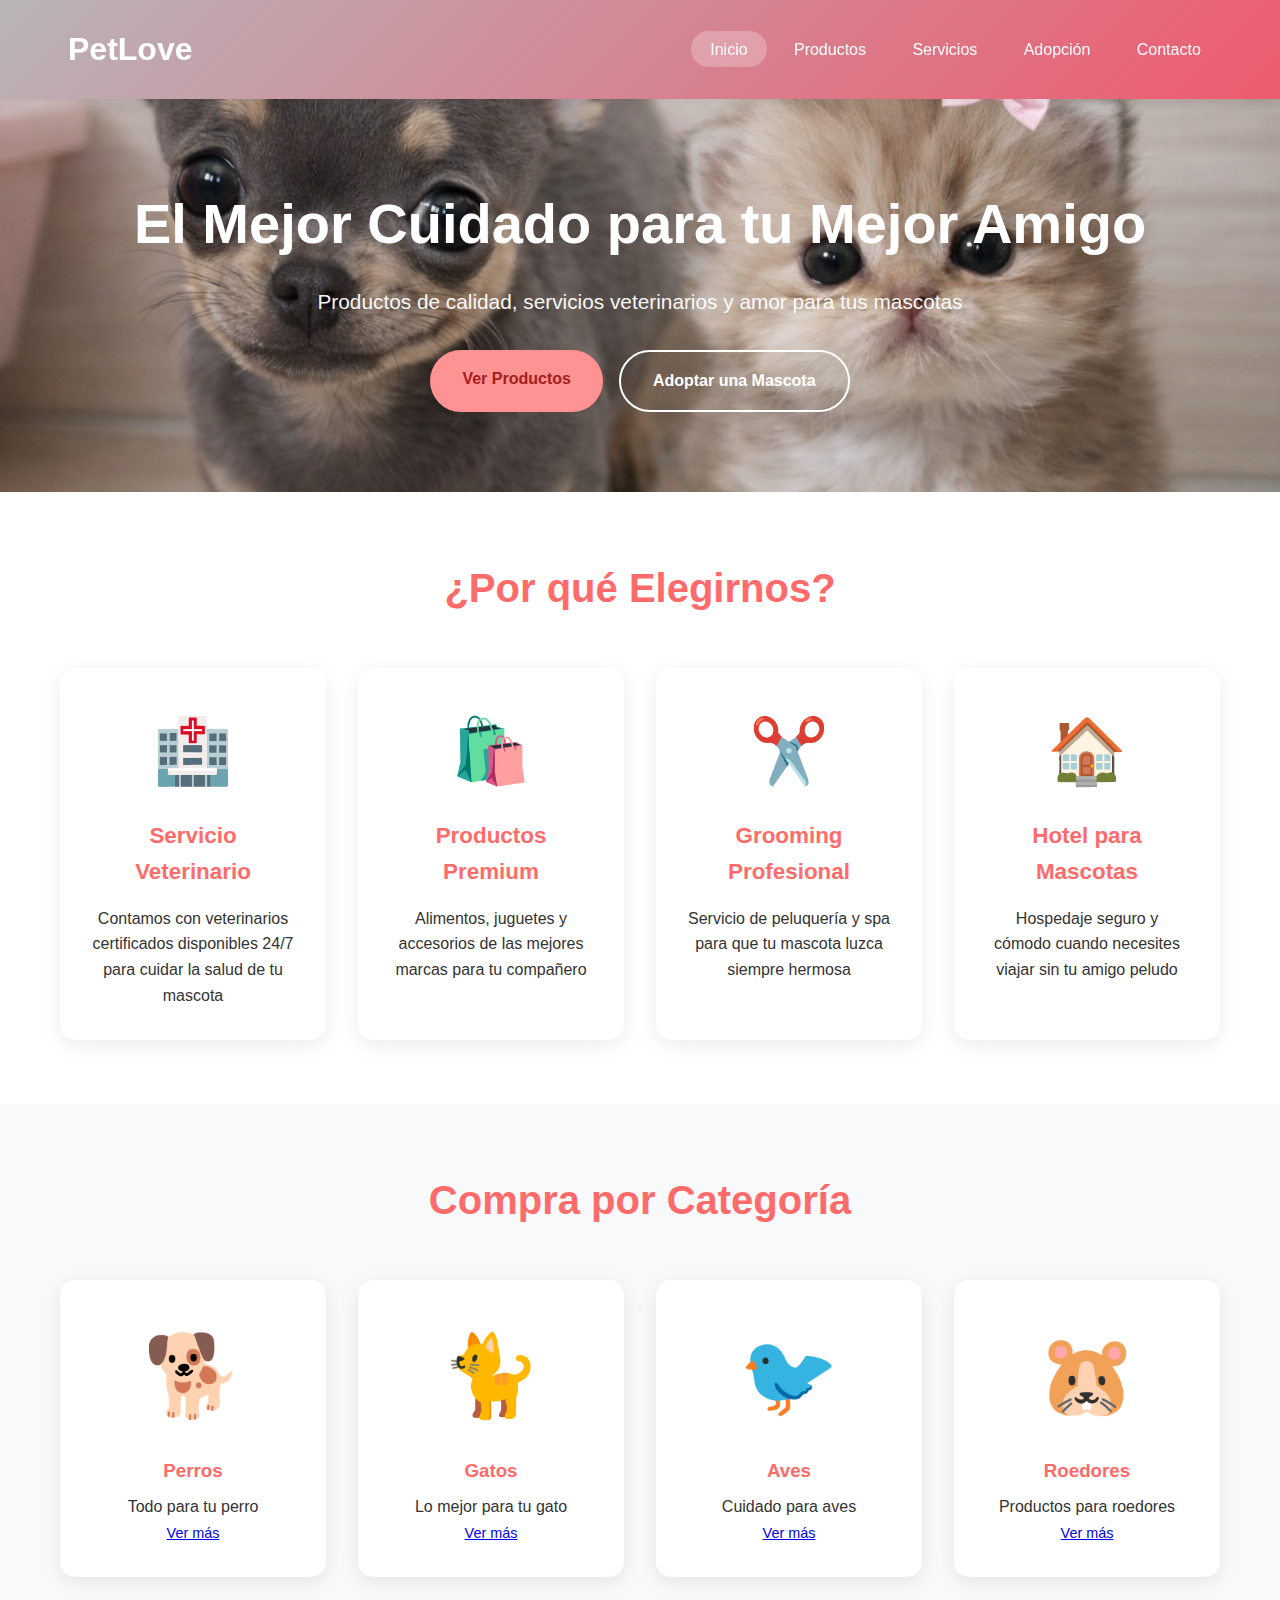
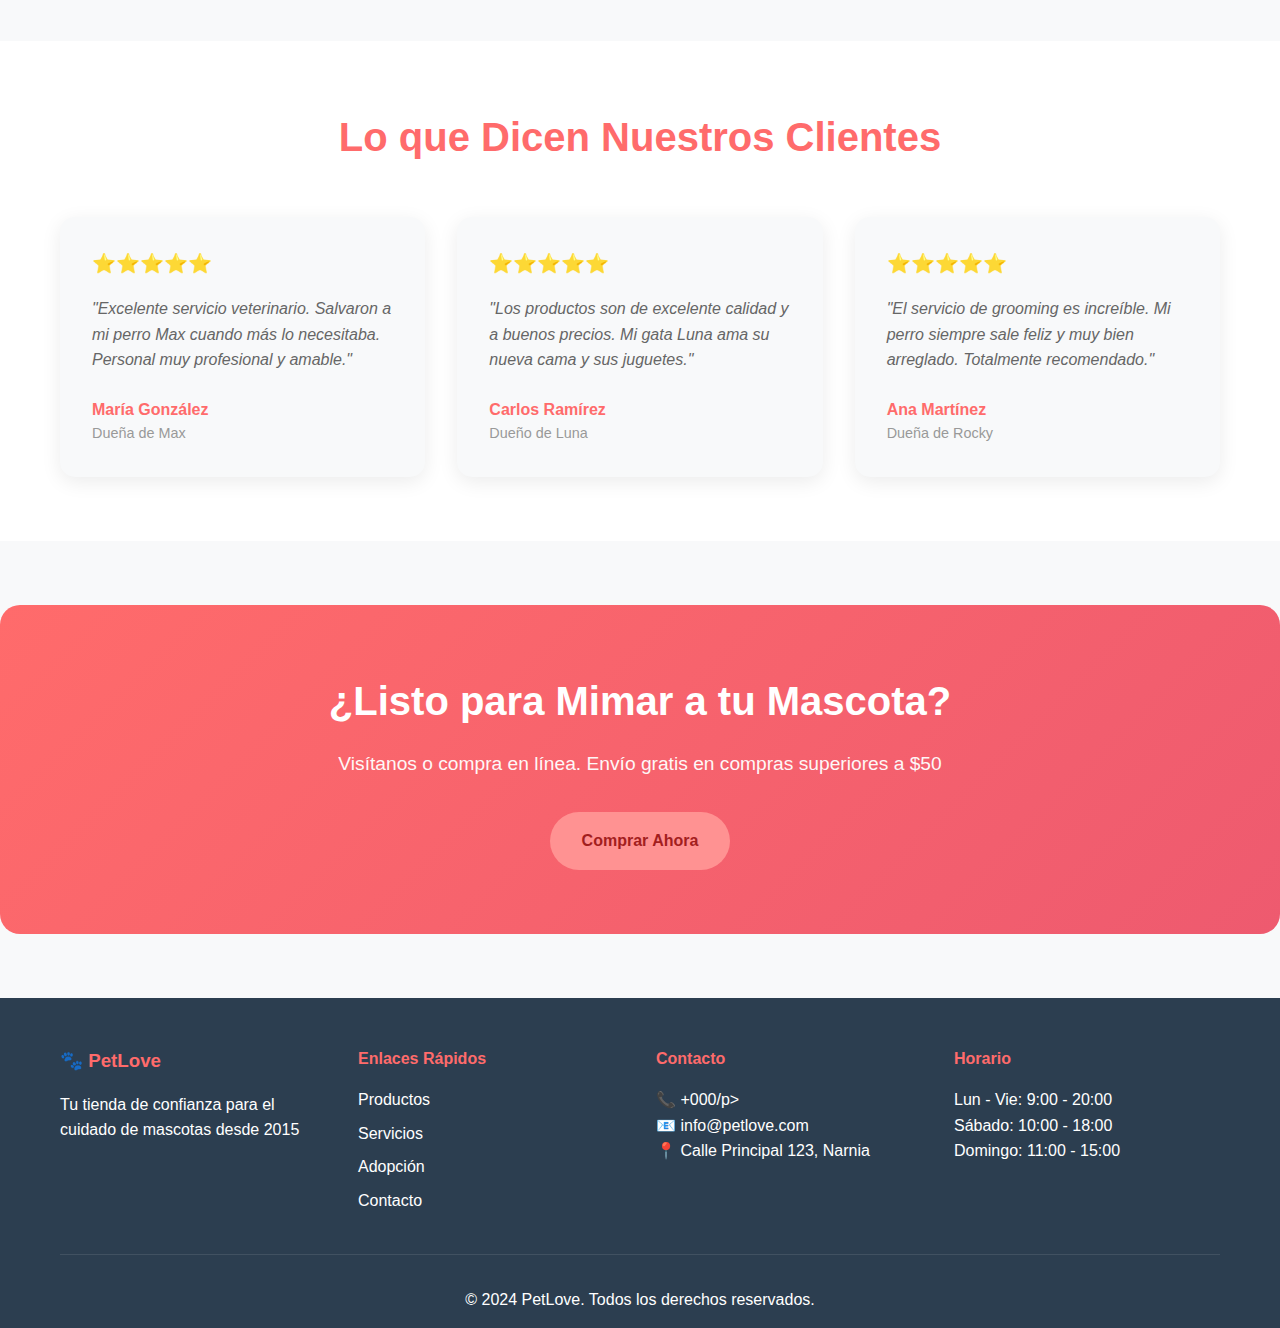
<file: index.html>
<!DOCTYPE html>
<html lang="es">
<head>
    <meta charset="UTF-8">
    <meta name="viewport" content="width=device-width, initial-scale=1.0">
    <title>PetLove - Tu Tienda de Mascotas</title>
    <link rel="stylesheet" href="styles.css">
</head>
<body>
    <header>
        <div class="container">
            <div class="header-content">
                <div class="logo">
                    <span class="logo-icon"></span>
                    <span class="logo-text">PetLove</span>
                </div>
                <nav>
                    <ul>
                        <li><a href="index.html" class="active">Inicio</a></li>
                        <li><a href="productos.html">Productos</a></li>
                        <li><a href="servicios.html">Servicios</a></li>
                        <li><a href="adopcion.html">Adopción</a></li>
                        <li><a href="contacto.html">Contacto</a></li>
                    </ul>
                </nav>
            </div>
        </div>
    </header>

    <section class="hero">
        <div class="container">
            <div class="hero-content">
                <h1>El Mejor Cuidado para tu Mejor Amigo</h1>
                <p>Productos de calidad, servicios veterinarios y amor para tus mascotas</p>
                <div class="hero-buttons">
                    <a href="productos.html" class="btn btn-primary">Ver Productos</a>
                    <a href="adopcion.html" class="btn btn-secondary">Adoptar una Mascota</a>
                </div>
            </div>
        </div>
    </section>

    <section class="features">
        <div class="container">
            <h2 class="section-title">¿Por qué Elegirnos?</h2>
            <div class="features-grid">
                <div class="feature-card">
                    <div class="feature-icon">🏥</div>
                    <h3>Servicio Veterinario</h3>
                    <p>Contamos con veterinarios certificados disponibles 24/7 para cuidar la salud de tu mascota</p>
                </div>
                <div class="feature-card">
                    <div class="feature-icon">🛍️</div>
                    <h3>Productos Premium</h3>
                    <p>Alimentos, juguetes y accesorios de las mejores marcas para tu compañero</p>
                </div>
                <div class="feature-card">
                    <div class="feature-icon">✂️</div>
                    <h3>Grooming Profesional</h3>
                    <p>Servicio de peluquería y spa para que tu mascota luzca siempre hermosa</p>
                </div>
                <div class="feature-card">
                    <div class="feature-icon">🏠</div>
                    <h3>Hotel para Mascotas</h3>
                    <p>Hospedaje seguro y cómodo cuando necesites viajar sin tu amigo peludo</p>
                </div>
            </div>
        </div>
    </section>

    <section class="categories">
        <div class="container">
            <h2 class="section-title">Compra por Categoría</h2>
            <div class="categories-grid">
                <div class="category-card">
                    <div class="category-image">
                        <span class="category-emoji">🐕</span>
                    </div>
                    <h3>Perros</h3>
                    <p>Todo para tu perro</p>
                    <a href="productos.html" class="btn-small">Ver más</a>
                </div>
                <div class="category-card">
                    <div class="category-image">
                        <span class="category-emoji">🐈</span>
                    </div>
                    <h3>Gatos</h3>
                    <p>Lo mejor para tu gato</p>
                    <a href="productos.html" class="btn-small">Ver más</a>
                </div>
                <div class="category-card">
                    <div class="category-image">
                        <span class="category-emoji">🐦</span>
                    </div>
                    <h3>Aves</h3>
                    <p>Cuidado para aves</p>
                    <a href="productos.html" class="btn-small">Ver más</a>
                </div>
                <div class="category-card">
                    <div class="category-image">
                        <span class="category-emoji">🐹</span>
                    </div>
                    <h3>Roedores</h3>
                    <p>Productos para roedores</p>
                    <a href="productos.html" class="btn-small">Ver más</a>
                </div>
            </div>
        </div>
    </section>

    <section class="testimonials">
        <div class="container">
            <h2 class="section-title">Lo que Dicen Nuestros Clientes</h2>
            <div class="testimonials-grid">
                <div class="testimonial-card">
                    <div class="stars">⭐⭐⭐⭐⭐</div>
                    <p>"Excelente servicio veterinario. Salvaron a mi perro Max cuando más lo necesitaba. Personal muy profesional y amable."</p>
                    <div class="testimonial-author">
                        <strong>María González</strong>
                        <span>Dueña de Max</span>
                    </div>
                </div>
                <div class="testimonial-card">
                    <div class="stars">⭐⭐⭐⭐⭐</div>
                    <p>"Los productos son de excelente calidad y a buenos precios. Mi gata Luna ama su nueva cama y sus juguetes."</p>
                    <div class="testimonial-author">
                        <strong>Carlos Ramírez</strong>
                        <span>Dueño de Luna</span>
                    </div>
                </div>
                <div class="testimonial-card">
                    <div class="stars">⭐⭐⭐⭐⭐</div>
                    <p>"El servicio de grooming es increíble. Mi perro siempre sale feliz y muy bien arreglado. Totalmente recomendado."</p>
                    <div class="testimonial-author">
                        <strong>Ana Martínez</strong>
                        <span>Dueña de Rocky</span>
                    </div>
                </div>
            </div>
        </div>
    </section>

    <section class="cta">
        <div class="container">
            <h2>¿Listo para Mimar a tu Mascota?</h2>
            <p>Visítanos o compra en línea. Envío gratis en compras superiores a $50</p>
            <a href="productos.html" class="btn btn-primary">Comprar Ahora</a>
        </div>
    </section>

    <footer>
        <div class="container">
            <div class="footer-content">
                <div class="footer-section">
                    <h3>🐾 PetLove</h3>
                    <p>Tu tienda de confianza para el cuidado de mascotas desde 2015</p>
                </div>
                <div class="footer-section">
                    <h4>Enlaces Rápidos</h4>
                    <ul>
                        <li><a href="productos.html">Productos</a></li>
                        <li><a href="servicios.html">Servicios</a></li>
                        <li><a href="adopcion.html">Adopción</a></li>
                        <li><a href="contacto.html">Contacto</a></li>
                    </ul>
                </div>
                <div class="footer-section">
                    <h4>Contacto</h4>
                    <p>📞 +000/p>
                    <p>📧 info@petlove.com</p>
                    <p>📍 Calle Principal 123, Narnia</p>
                </div>
                <div class="footer-section">
                    <h4>Horario</h4>
                    <p>Lun - Vie: 9:00 - 20:00</p>
                    <p>Sábado: 10:00 - 18:00</p>
                    <p>Domingo: 11:00 - 15:00</p>
                </div>
            </div>
            <div class="footer-bottom">
                <p>&copy; 2024 PetLove. Todos los derechos reservados.</p>
            </div>
        </div>
    </footer>
</body>
</html>
</file>
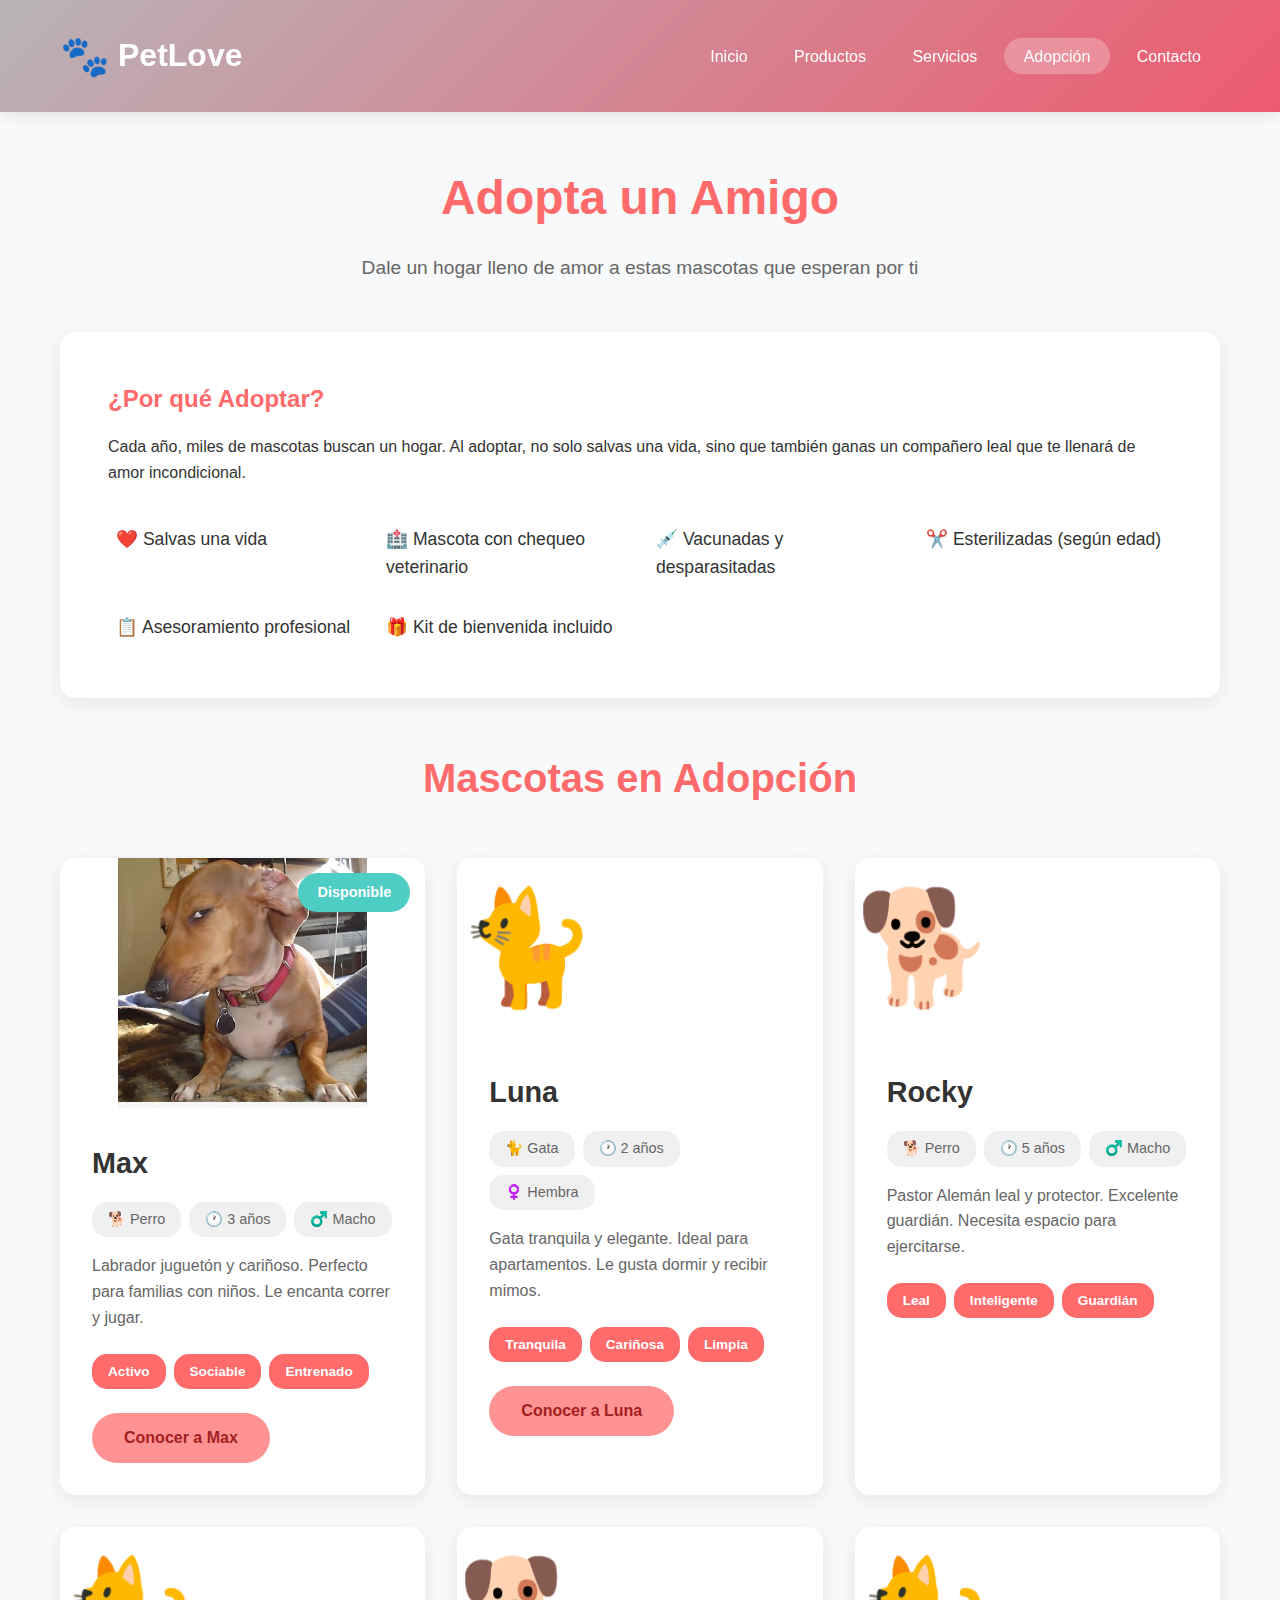
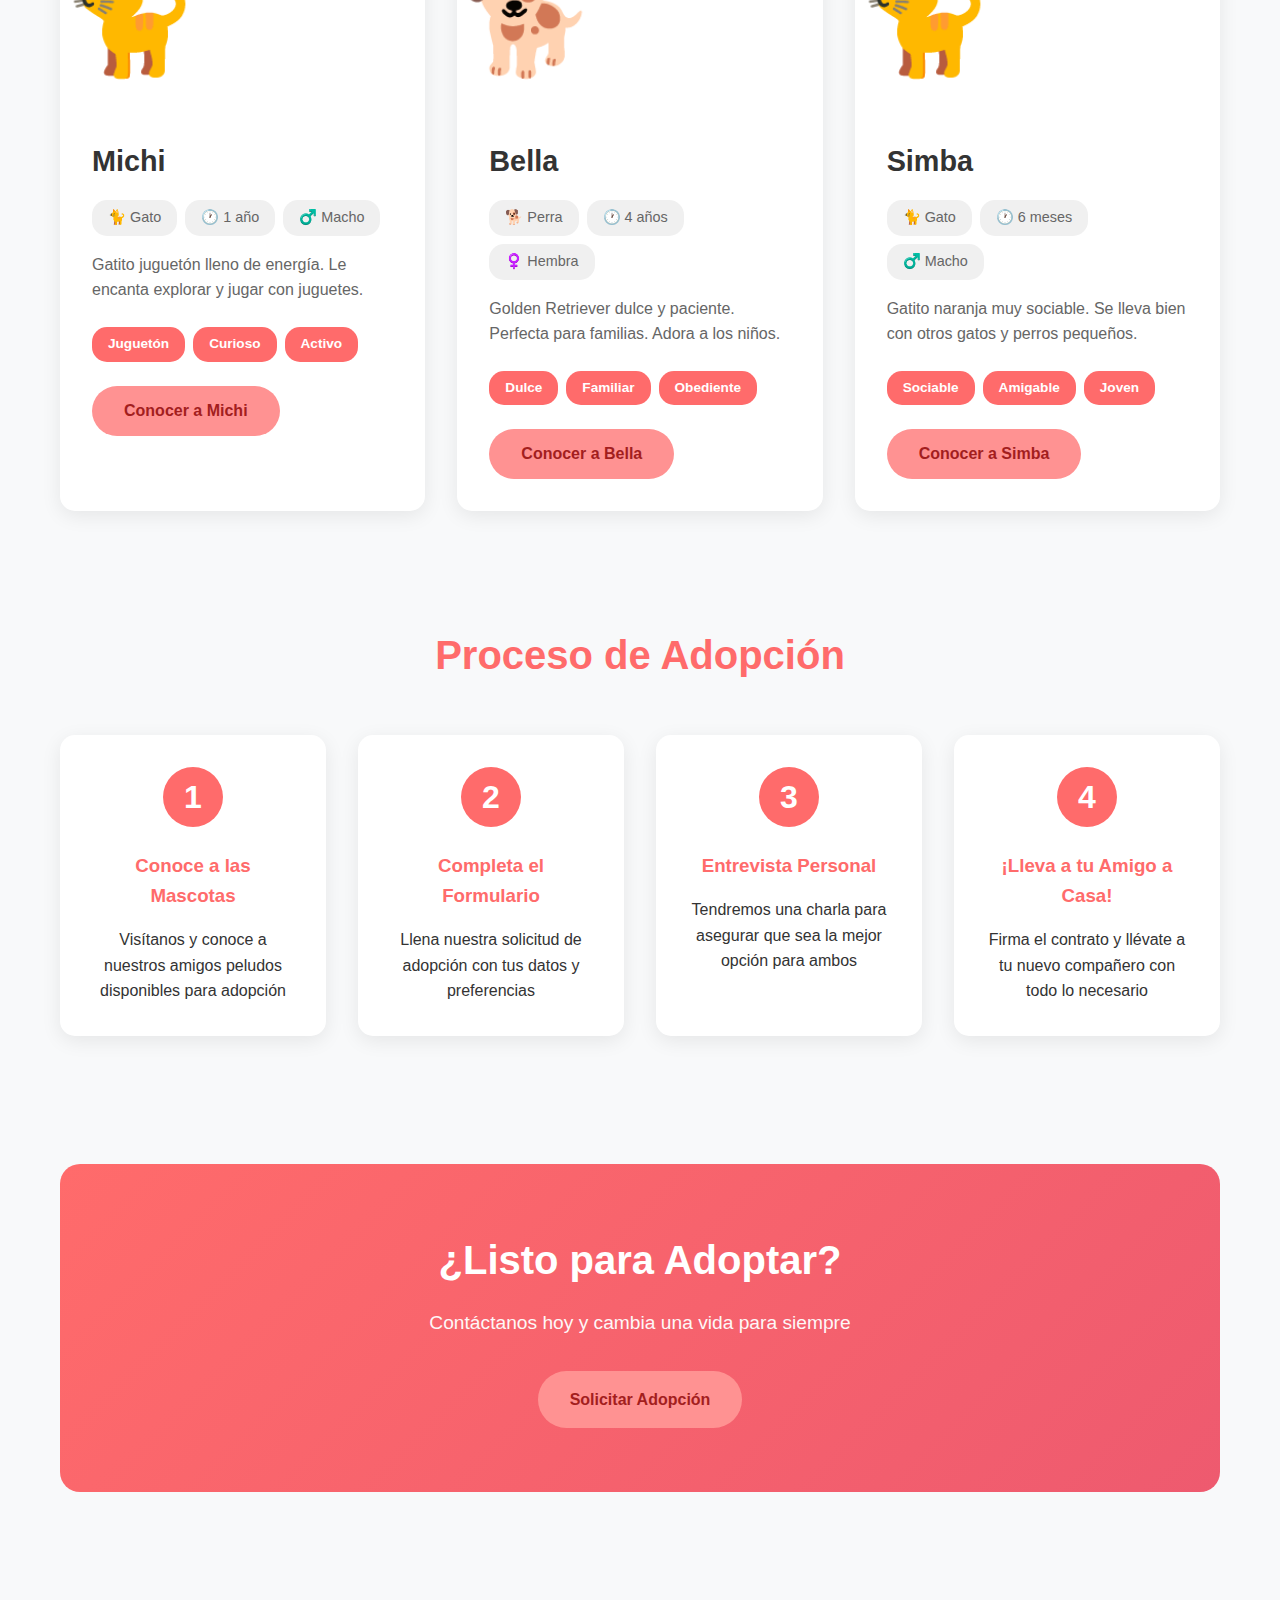
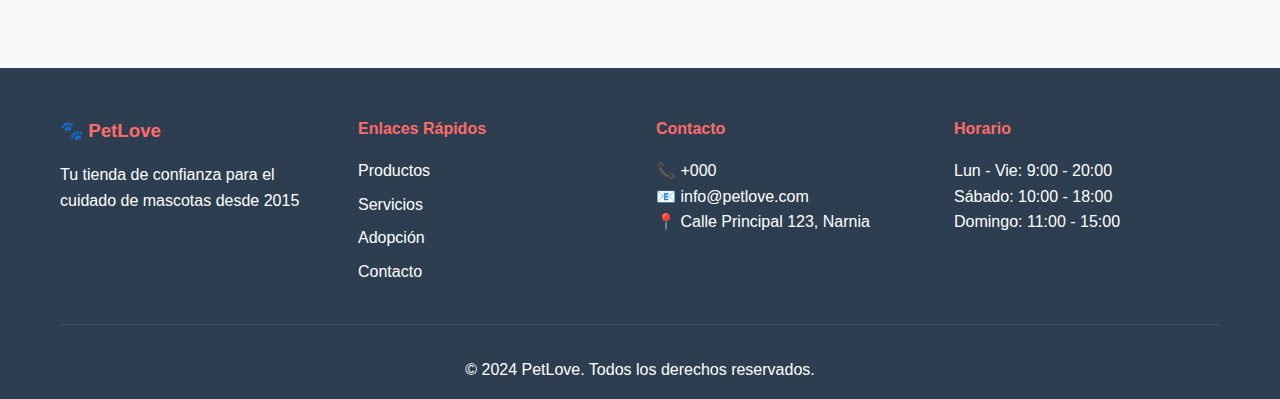
<file: adopcion.html>
<!DOCTYPE html>
<html lang="es">
<head>
    <meta charset="UTF-8">
    <meta name="viewport" content="width=device-width, initial-scale=1.0">
    <title>Adopción - PetLove</title>
    <link rel="stylesheet" href="styles.css">
</head>
<body>
    <header>
        <div class="container">
            <div class="header-content">
                <div class="logo">
                    <span class="logo-icon">🐾</span>
                    <span class="logo-text">PetLove</span>
                </div>
                <nav>
                    <ul>
                        <li><a href="index.html">Inicio</a></li>
                        <li><a href="productos.html">Productos</a></li>
                        <li><a href="servicios.html">Servicios</a></li>
                        <li><a href="adopcion.html" class="active">Adopción</a></li>
                        <li><a href="./contacto.html">Contacto</a></li>
                    </ul>
                </nav>
            </div>
        </div>
    </header>

    <main>
        <div class="container">
            <h1 class="page-title">Adopta un Amigo</h1>
            <p class="subtitle">Dale un hogar lleno de amor a estas mascotas que esperan por ti</p>

            <section class="adoption-info">
                <div class="info-box">
                    <h2>¿Por qué Adoptar?</h2>
                    <p>Cada año, miles de mascotas buscan un hogar. Al adoptar, no solo salvas una vida, sino que también ganas un compañero leal que te llenará de amor incondicional.</p>
                    <ul class="benefits-list">
                        <li>❤️ Salvas una vida</li>
                        <li>🏥 Mascota con chequeo veterinario</li>
                        <li>💉 Vacunadas y desparasitadas</li>
                        <li>✂️ Esterilizadas (según edad)</li>
                        <li>📋 Asesoramiento profesional</li>
                        <li>🎁 Kit de bienvenida incluido</li>
                    </ul>
                </div>
            </section>

            <h2 class="section-title">Mascotas en Adopción</h2>
            
            <div class="adoption-grid">
                <div class="pet-card">
                    <div class="pet-image0">
                        <span class="pet-emoji"></span>
                        <div class="pet-status">Disponible</div>
                    </div>
                    <div class="pet-info">
                        <h3>Max</h3>
                        <div class="pet-details">
                            <span class="detail-badge">🐕 Perro</span>
                            <span class="detail-badge">🕐 3 años</span>
                            <span class="detail-badge">♂️ Macho</span>
                        </div>
                        <p>Labrador juguetón y cariñoso. Perfecto para familias con niños. Le encanta correr y jugar.</p>
                        <div class="pet-traits">
                            <span class="trait">Activo</span>
                            <span class="trait">Sociable</span>
                            <span class="trait">Entrenado</span>
                        </div>
                        <button class="btn btn-primary">Conocer a Max</button>
                    </div>
                </div>

                <div class="pet-card">
                    <div class="pet-image1">
                        <span class="pet-emoji">🐈</span>
                        <div class="pet-status">Disponible</div>
                    </div>
                    <div class="pet-info">
                        <h3>Luna</h3>
                        <div class="pet-details">
                            <span class="detail-badge">🐈 Gata</span>
                            <span class="detail-badge">🕐 2 años</span>
                            <span class="detail-badge">♀️ Hembra</span>
                        </div>
                        <p>Gata tranquila y elegante. Ideal para apartamentos. Le gusta dormir y recibir mimos.</p>
                        <div class="pet-traits">
                            <span class="trait">Tranquila</span>
                            <span class="trait">Cariñosa</span>
                            <span class="trait">Limpia</span>
                        </div>
                        <button class="btn btn-primary">Conocer a Luna</button>
                    </div>
                </div>

                <div class="pet-card">
                    <div class="pet-image2">
                        <span class="pet-emoji">🐕</span>
                        <div class="pet-status reserved">Reservado</div>
                    </div>
                    <div class="pet-info">
                        <h3>Rocky</h3>
                        <div class="pet-details">
                            <span class="detail-badge">🐕 Perro</span>
                            <span class="detail-badge">🕐 5 años</span>
                            <span class="detail-badge">♂️ Macho</span>
                        </div>
                        <p>Pastor Alemán leal y protector. Excelente guardián. Necesita espacio para ejercitarse.</p>
                        <div class="pet-traits">
                            <span class="trait">Leal</span>
                            <span class="trait">Inteligente</span>
                            <span class="trait">Guardián</span>
                        </div>
                        <button class="btn btn-secondary" disabled>Reservado</button>
                    </div>
                </div>

                <div class="pet-card">
                    <div class="pet-image3">
                        <span class="pet-emoji">🐈</span>
                        <div class="pet-status">Disponible</div>
                    </div>
                    <div class="pet-info">
                        <h3>Michi</h3>
                        <div class="pet-details">
                            <span class="detail-badge">🐈 Gato</span>
                            <span class="detail-badge">🕐 1 año</span>
                            <span class="detail-badge">♂️ Macho</span>
                        </div>
                        <p>Gatito juguetón lleno de energía. Le encanta explorar y jugar con juguetes.</p>
                        <div class="pet-traits">
                            <span class="trait">Juguetón</span>
                            <span class="trait">Curioso</span>
                            <span class="trait">Activo</span>
                        </div>
                        <button class="btn btn-primary">Conocer a Michi</button>
                    </div>
                </div>

                <div class="pet-card">
                    <div class="pet-image4">
                        <span class="pet-emoji">🐕</span>
                        <div class="pet-status">Disponible</div>
                    </div>
                    <div class="pet-info">
                        <h3>Bella</h3>
                        <div class="pet-details">
                            <span class="detail-badge">🐕 Perra</span>
                            <span class="detail-badge">🕐 4 años</span>
                            <span class="detail-badge">♀️ Hembra</span>
                        </div>
                        <p>Golden Retriever dulce y paciente. Perfecta para familias. Adora a los niños.</p>
                        <div class="pet-traits">
                            <span class="trait">Dulce</span>
                            <span class="trait">Familiar</span>
                            <span class="trait">Obediente</span>
                        </div>
                        <button class="btn btn-primary">Conocer a Bella</button>
                    </div>
                </div>

                <div class="pet-card">
                    <div class="pet-image5">
                        <span class="pet-emoji">🐈</span>
                        <div class="pet-status">Disponible</div>
                    </div>
                    <div class="pet-info">
                        <h3>Simba</h3>
                        <div class="pet-details">
                            <span class="detail-badge">🐈 Gato</span>
                            <span class="detail-badge">🕐 6 meses</span>
                            <span class="detail-badge">♂️ Macho</span>
                        </div>
                        <p>Gatito naranja muy sociable. Se lleva bien con otros gatos y perros pequeños.</p>
                        <div class="pet-traits">
                            <span class="trait">Sociable</span>
                            <span class="trait">Amigable</span>
                            <span class="trait">Joven</span>
                        </div>
                        <button class="btn btn-primary">Conocer a Simba</button>
                    </div>
                </div>
            </div>

            <section class="adoption-process">
                <h2 class="section-title">Proceso de Adopción</h2>
                <div class="process-steps">
                    <div class="step">
                        <div class="step-number">1</div>
                        <h3>Conoce a las Mascotas</h3>
                        <p>Visítanos y conoce a nuestros amigos peludos disponibles para adopción</p>
                    </div>
                    <div class="step">
                        <div class="step-number">2</div>
                        <h3>Completa el Formulario</h3>
                        <p>Llena nuestra solicitud de adopción con tus datos y preferencias</p>
                    </div>
                    <div class="step">
                        <div class="step-number">3</div>
                        <h3>Entrevista Personal</h3>
                        <p>Tendremos una charla para asegurar que sea la mejor opción para ambos</p>
                    </div>
                    <div class="step">
                        <div class="step-number">4</div>
                        <h3>¡Lleva a tu Amigo a Casa!</h3>
                        <p>Firma el contrato y llévate a tu nuevo compañero con todo lo necesario</p>
                    </div>
                </div>
            </section>

            <section class="cta">
                <h2>¿Listo para Adoptar?</h2>
                <p>Contáctanos hoy y cambia una vida para siempre</p>
                <a href="contacto.html" class="btn btn-primary">Solicitar Adopción</a>
            </section>
        </div>
    </main>

    <footer>
        <div class="container">
            <div class="footer-content">
                <div class="footer-section">
                    <h3>🐾 PetLove</h3>
                    <p>Tu tienda de confianza para el cuidado de mascotas desde 2015</p>
                </div>
                <div class="footer-section">
                    <h4>Enlaces Rápidos</h4>
                    <ul>
                        <li><a href="productos.html">Productos</a></li>
                        <li><a href="servicios.html">Servicios</a></li>
                        <li><a href="adopcion.html">Adopción</a></li>
                        <li><a href="contacto.html">Contacto</a></li>
                    </ul>
                </div>
                <div class="footer-section">
                    <h4>Contacto</h4>
                    <p>📞 +000</p>
                    <p>📧 info@petlove.com</p>
                    <p>📍 Calle Principal 123, Narnia</p>
                </div>
                <div class="footer-section">
                    <h4>Horario</h4>
                    <p>Lun - Vie: 9:00 - 20:00</p>
                    <p>Sábado: 10:00 - 18:00</p>
                    <p>Domingo: 11:00 - 15:00</p>
                </div>
            </div>
            <div class="footer-bottom">
                <p>&copy; 2024 PetLove. Todos los derechos reservados.</p>
            </div>
        </div>
    </footer>
</body>
</html>
</file>
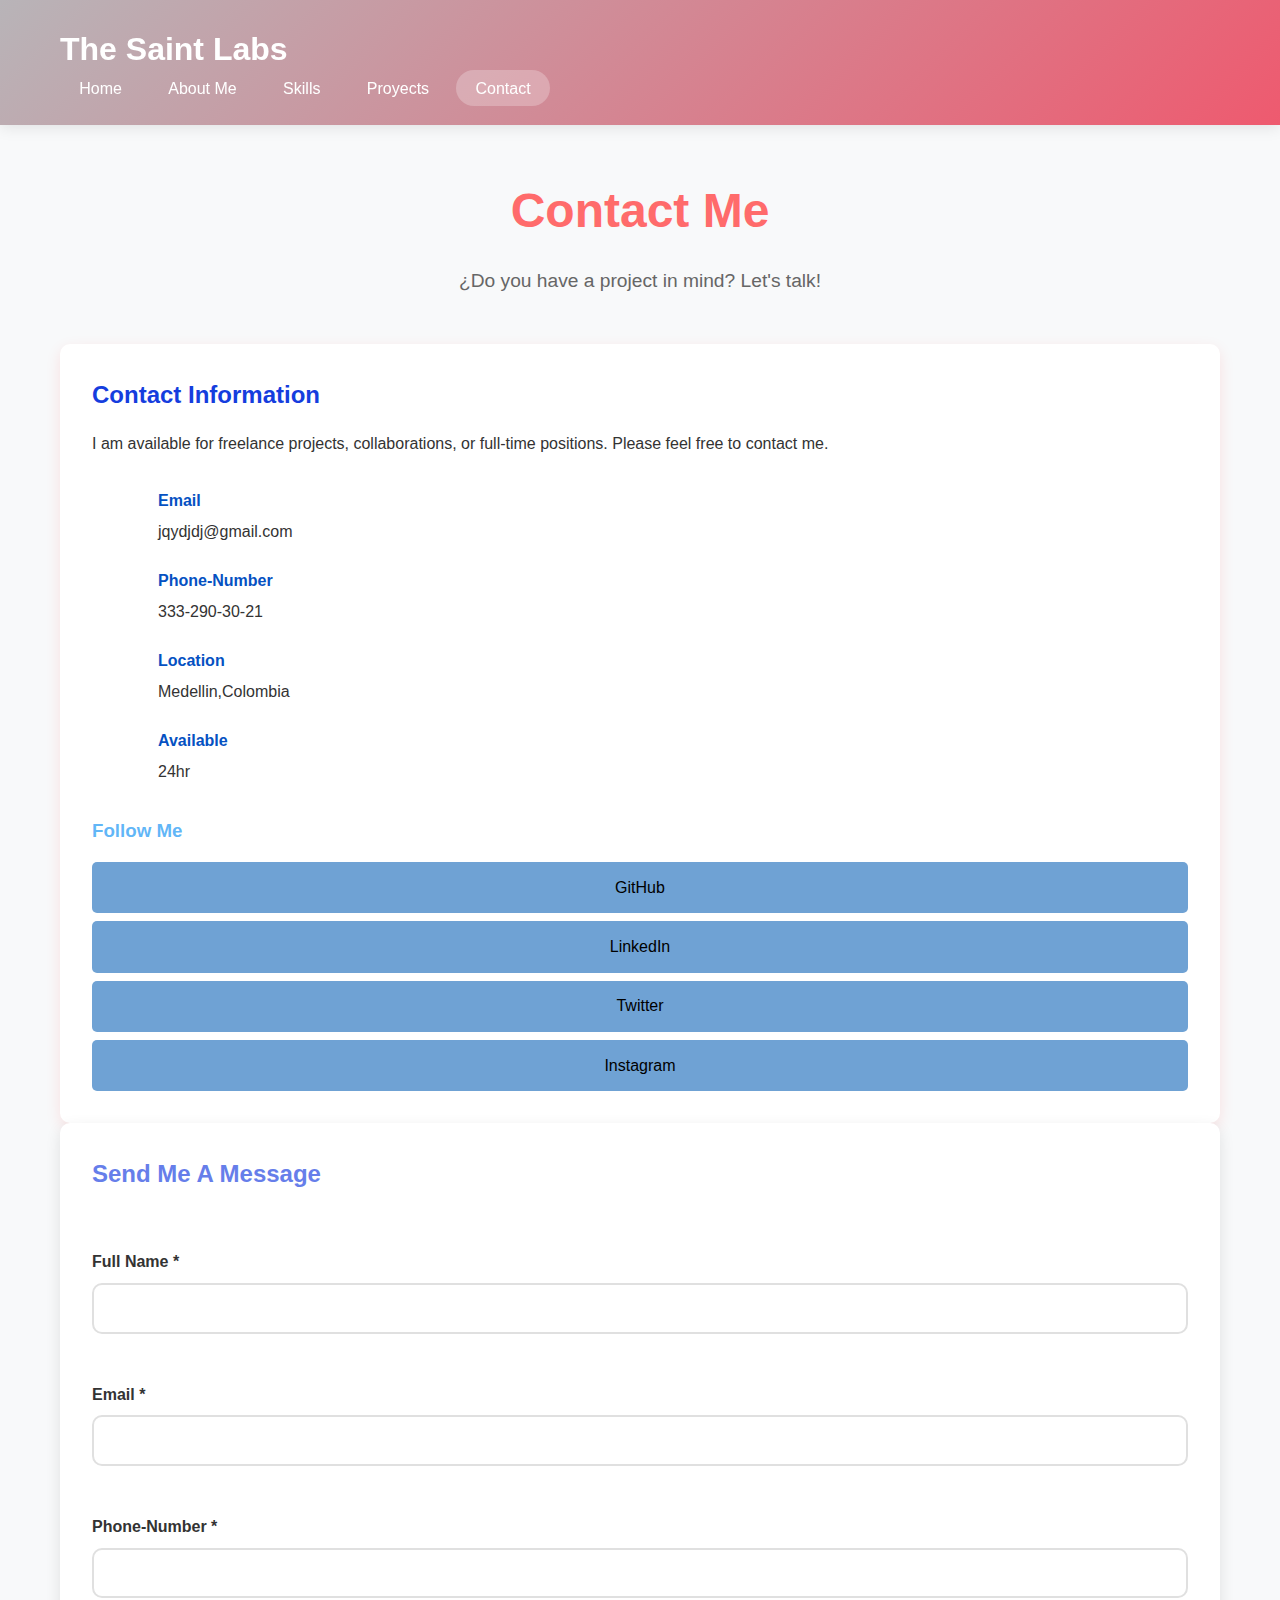
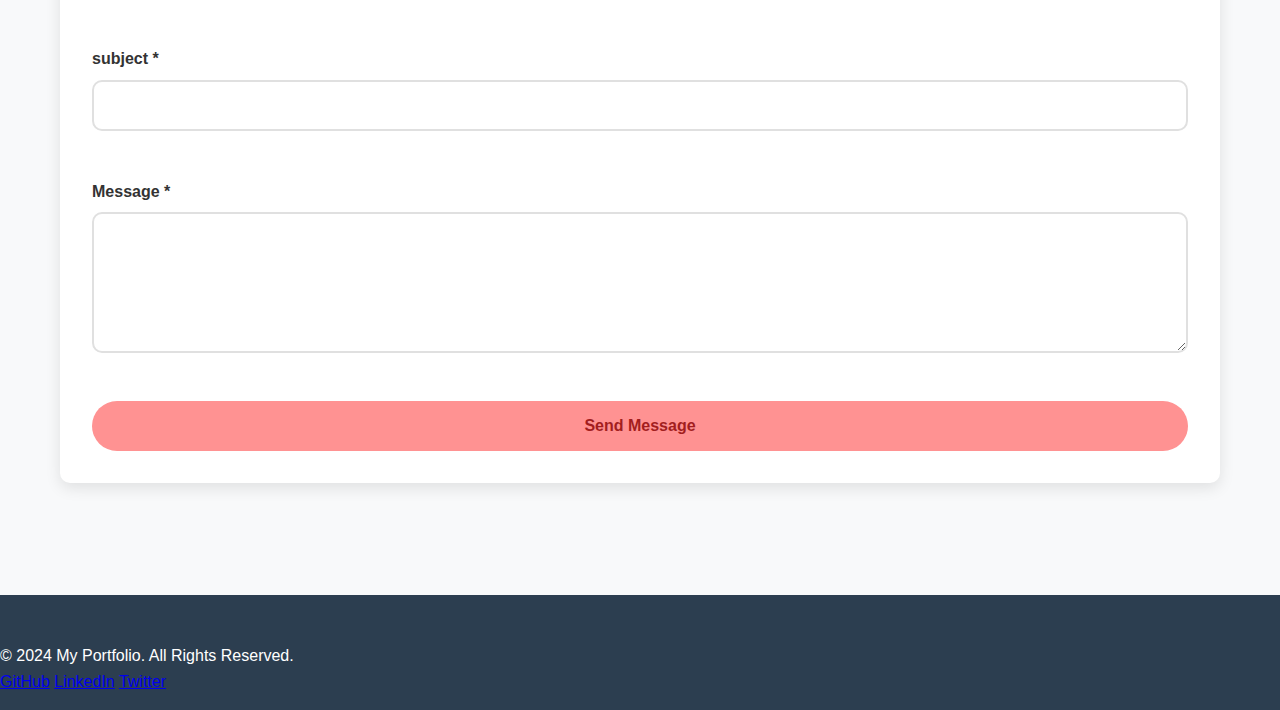
<file: contacto.html>
<!DOCTYPE html>
<html lang="es">
<head>
    <meta charset="UTF-8">
    <meta name="viewport" content="width=device-width, initial-scale=1.0">
    <title>Saint</title>
    <link rel="stylesheet" href="styles.css">
</head>
<body>
    <header>
        <div class="container">
            <div class="logo">The Saint Labs</div>
            <nav>
                <ul>
                    <li><a href="index.html">Home</a></li>
                    <li><a href="about.html">About Me</a></li>
                    <li><a href="skills.html">Skills</a></li>
                    <li><a href="work.html">Proyects</a></li>
                    <li><a href="contact.html" class="active">Contact</a></li>
                </ul>
            </nav>
        </div>
    </header>

    <main>
        <div class="container">
            <h1 class="page-title">Contact Me</h1>
            <p class="subtitle">¿Do you have a project in mind? Let's talk!</p>

            <div class="contact-grid">
                <div class="contact-info">
                    <h2>Contact Information</h2>
                    <p>I am available for freelance projects, collaborations, or full-time positions. Please feel free to contact me.</p>
                    
                    <div class="contact-items">
                        <div class="contact-item">
                            <div class="contact-icon"></div>
                            <div>
                                <h3>Email</h3>
                                <p>jqydjdj@gmail.com<j/p>
                            </div>
                        </div>

                        <div class="contact-item">
                            <div class="contact-icon"></div>
                            <div>
                                <h3>Phone-Number</h3>
                                <p>333-290-30-21</p>
                            </div>
                        </div>

                        <div class="contact-item">
                            <div class="contact-icon"></div>
                            <div>
                                <h3>Location</h3>
                                <p>Medellin,Colombia</p>
                            </div>
                        </div>

                        <div class="contact-item">
                            <div class="contact-icon"></div>
                            <div>
                                <h3>Available</h3>
                                <p>24hr</p>
                            </div>
                        </div>
                    </div>

                    <div class="social-media">
                        <h3>Follow Me</h3>
                        <div class="social-buttons">
                            <a href="#" class="social-btn">
                                <span>GitHub</span>
                            </a>
                            <a href="#" class="social-btn">
                                <span>LinkedIn</span>
                            </a>
                            <a href="#" class="social-btn">
                                <span>Twitter</span>
                            </a>
                            <a href="#" class="social-btn">
                                <span>Instagram</span>
                            </a>
                        </div>
                    </div>
                </div>

                <div class="contact-form-container">
                    <form class="contact-form" id="contactForm">
                        <h2>Send Me A Message</h2>
                        
                        <div class="form-group">
                            <label for="name">Full Name *</label>
                            <input type="text" id="name" name="name" required>
                        </div>

                        <div class="form-group">
                            <label for="email">Email *</label>
                            <input type="email" id="email" name="email" required>
                        </div>

                        <div class="form-group">
                            <label for="phone">Phone-Number *</label>
                            <input type="tel" id="phone" name="phone">
                        </div>

                        <div class="form-group">
                            <label for="subject">subject *</label>
                            <input type="text" id="subject" name="subject" required>
                        </div>

                        <div class="form-group">
                            <label for="message">Message *</label>
                            <textarea id="message" name="message" rows="6" required></textarea>
                        </div>

                        <button type="submit" class="btn btn-primary">Send Message</button>
                    </form>
                </div>
            </div>
        </div>
    </main>

    <footer>
        <div class="container-contact">
            <p>&copy; 2024 My Portfolio. All Rights Reserved.</p>
            <div class="social-links">
                <a href="https://github.com/SaintDev00">GitHub</a>
                <a href="#">LinkedIn</a>
                <a href="#">Twitter</a>
            </div>
        </div>
    </footer>

    <script>
        document.getElementById('contactForm').addEventListener('submit', function(e) {
            e.preventDefault();
            alert('¡Gracias por tu mensaje! Te contactaré pronto.');
            this.reset();
        });
    </script>
</body>
</html>
</file>
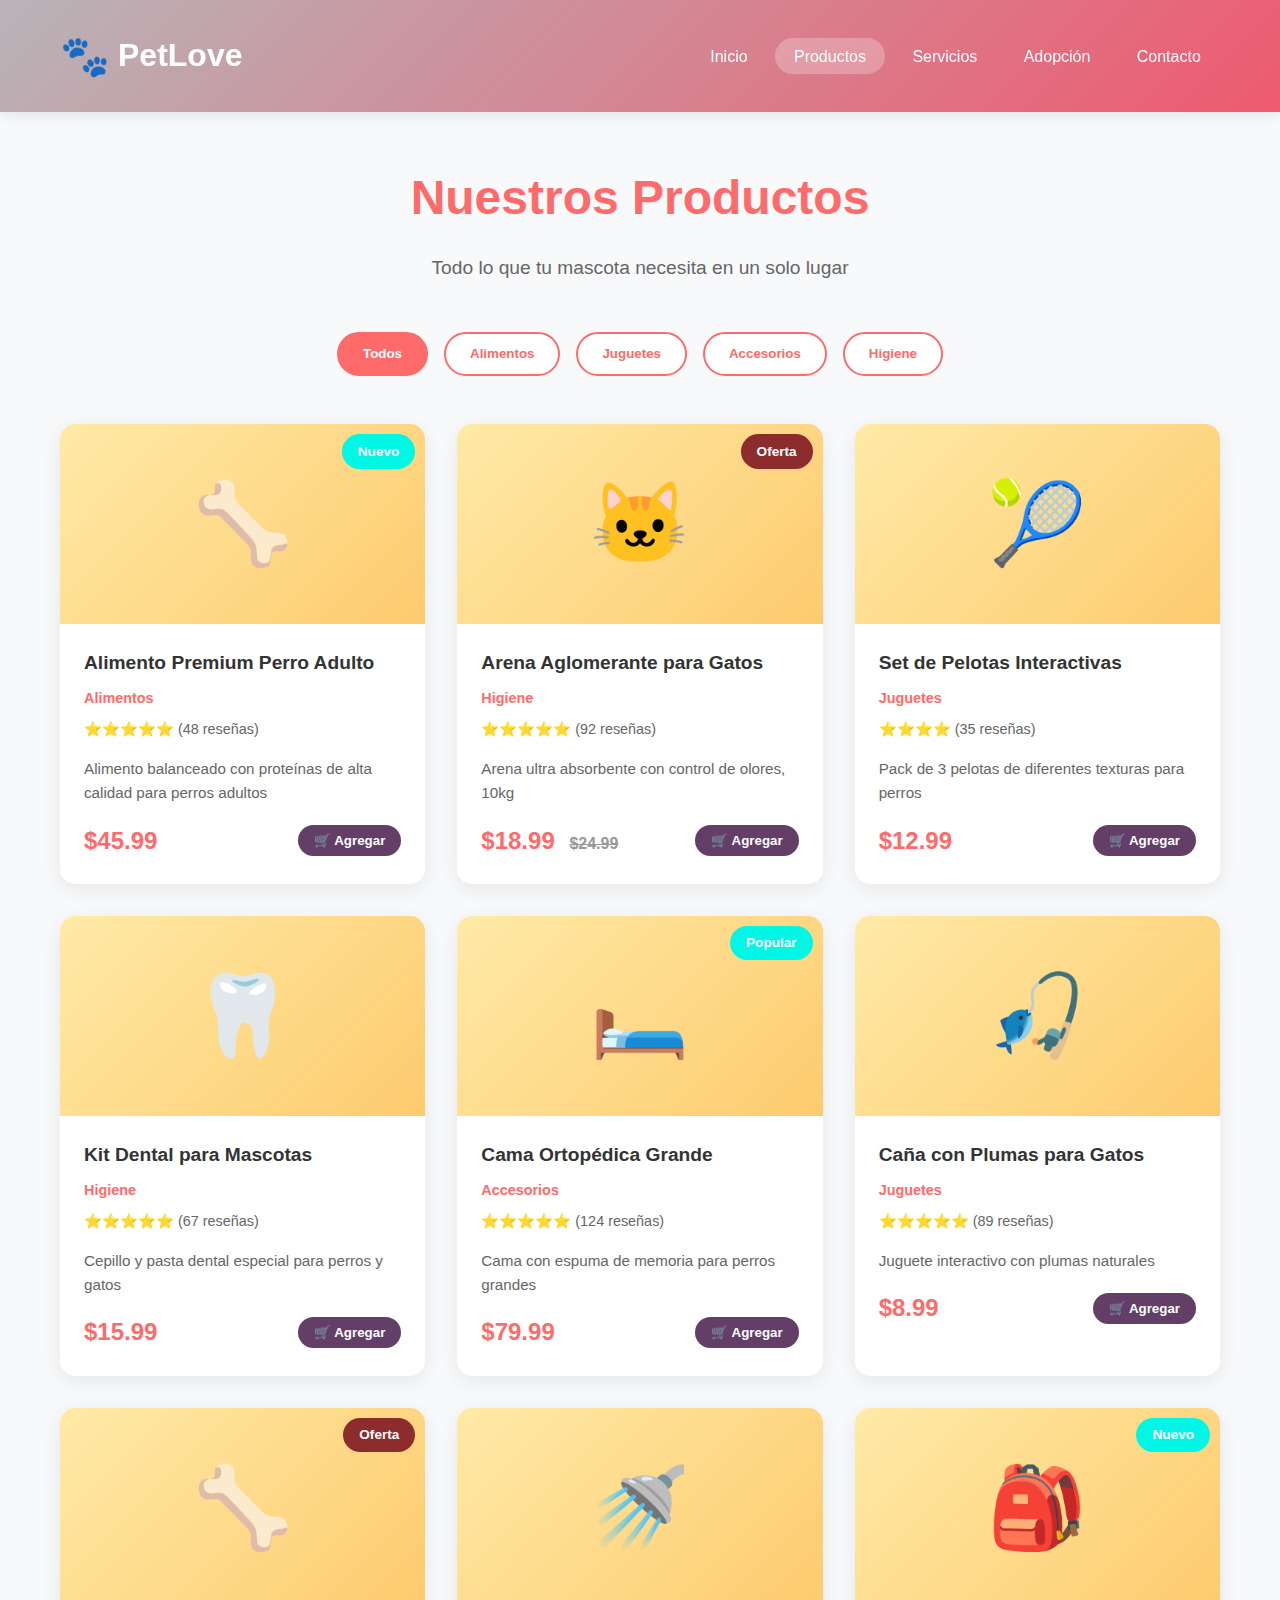
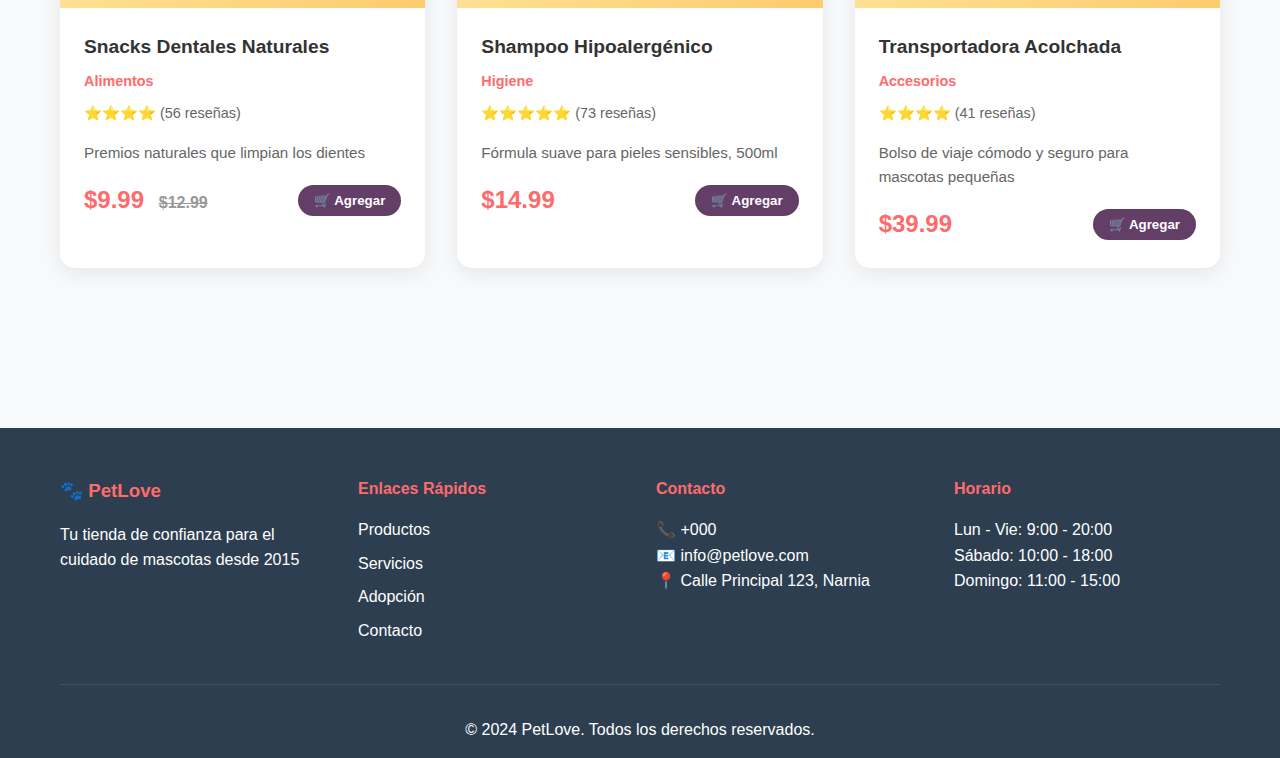
<file: productos.html>
<!DOCTYPE html>
<html lang="es">
<head>
    <meta charset="UTF-8">
    <meta name="viewport" content="width=device-width, initial-scale=1.0">
    <title>Productos - PetLove</title>
    <link rel="stylesheet" href="styles.css">
</head>
<body>
    <header>
        <div class="container">
            <div class="header-content">
                <div class="logo">
                    <span class="logo-icon">🐾</span>
                    <span class="logo-text">PetLove</span>
                </div>
                <nav>
                    <ul>
                        <li><a href="index.html">Inicio</a></li>
                        <li><a href="productos.html" class="active">Productos</a></li>
                        <li><a href="servicios.html">Servicios</a></li>
                        <li><a href="adopcion.html">Adopción</a></li>
                        <li><a href="contacto.html">Contacto</a></li>
                    </ul>
                </nav>
            </div>
        </div>
    </header>

    <main>
        <div class="container">
            <h1 class="page-title">Nuestros Productos</h1>
            <p class="subtitle">Todo lo que tu mascota necesita en un solo lugar</p>

            <div class="filters">
                <button class="filter-btn active">Todos</button>
                <button class="filter-btn">Alimentos</button>
                <button class="filter-btn">Juguetes</button>
                <button class="filter-btn">Accesorios</button>
                <button class="filter-btn">Higiene</button>
            </div>

            <div class="products-grid">
                <div class="product-card">
                    <div class="product-badge">Nuevo</div>
                    <div class="product-image">
                        <span class="product-emoji">🦴</span>
                    </div>
                    <div class="product-info">
                        <h3>Alimento Premium Perro Adulto</h3>
                        <p class="product-category">Alimentos</p>
                        <div class="product-rating">⭐⭐⭐⭐⭐ (48 reseñas)</div>
                        <p class="product-description">Alimento balanceado con proteínas de alta calidad para perros adultos</p>
                        <div class="product-footer">
                            <span class="product-price">$45.99</span>
                            <button class="btn-cart">🛒 Agregar</button>
                        </div>
                    </div>
                </div>

                <div class="product-card">
                    <div class="product-badge sale">Oferta</div>
                    <div class="product-image">
                        <span class="product-emoji">🐱</span>
                    </div>
                    <div class="product-info">
                        <h3>Arena Aglomerante para Gatos</h3>
                        <p class="product-category">Higiene</p>
                        <div class="product-rating">⭐⭐⭐⭐⭐ (92 reseñas)</div>
                        <p class="product-description">Arena ultra absorbente con control de olores, 10kg</p>
                        <div class="product-footer">
                            <span class="product-price">$18.99 <del>$24.99</del></span>
                            <button class="btn-cart">🛒 Agregar</button>
                        </div>
                    </div>
                </div>

                <div class="product-card">
                    <div class="product-image">
                        <span class="product-emoji">🎾</span>
                    </div>
                    <div class="product-info">
                        <h3>Set de Pelotas Interactivas</h3>
                        <p class="product-category">Juguetes</p>
                        <div class="product-rating">⭐⭐⭐⭐ (35 reseñas)</div>
                        <p class="product-description">Pack de 3 pelotas de diferentes texturas para perros</p>
                        <div class="product-footer">
                            <span class="product-price">$12.99</span>
                            <button class="btn-cart">🛒 Agregar</button>
                        </div>
                    </div>
                </div>

                <div class="product-card">
                    <div class="product-image">
                        <span class="product-emoji">🦷</span>
                    </div>
                    <div class="product-info">
                        <h3>Kit Dental para Mascotas</h3>
                        <p class="product-category">Higiene</p>
                        <div class="product-rating">⭐⭐⭐⭐⭐ (67 reseñas)</div>
                        <p class="product-description">Cepillo y pasta dental especial para perros y gatos</p>
                        <div class="product-footer">
                            <span class="product-price">$15.99</span>
                            <button class="btn-cart">🛒 Agregar</button>
                        </div>
                    </div>
                </div>

                <div class="product-card">
                    <div class="product-badge">Popular</div>
                    <div class="product-image">
                        <span class="product-emoji">🛏️</span>
                    </div>
                    <div class="product-info">
                        <h3>Cama Ortopédica Grande</h3>
                        <p class="product-category">Accesorios</p>
                        <div class="product-rating">⭐⭐⭐⭐⭐ (124 reseñas)</div>
                        <p class="product-description">Cama con espuma de memoria para perros grandes</p>
                        <div class="product-footer">
                            <span class="product-price">$79.99</span>
                            <button class="btn-cart">🛒 Agregar</button>
                        </div>
                    </div>
                </div>

                <div class="product-card">
                    <div class="product-image">
                        <span class="product-emoji">🎣</span>
                    </div>
                    <div class="product-info">
                        <h3>Caña con Plumas para Gatos</h3>
                        <p class="product-category">Juguetes</p>
                        <div class="product-rating">⭐⭐⭐⭐⭐ (89 reseñas)</div>
                        <p class="product-description">Juguete interactivo con plumas naturales</p>
                        <div class="product-footer">
                            <span class="product-price">$8.99</span>
                            <button class="btn-cart">🛒 Agregar</button>
                        </div>
                    </div>
                </div>

                <div class="product-card">
                    <div class="product-badge sale">Oferta</div>
                    <div class="product-image">
                        <span class="product-emoji">🦴</span>
                    </div>
                    <div class="product-info">
                        <h3>Snacks Dentales Naturales</h3>
                        <p class="product-category">Alimentos</p>
                        <div class="product-rating">⭐⭐⭐⭐ (56 reseñas)</div>
                        <p class="product-description">Premios naturales que limpian los dientes</p>
                        <div class="product-footer">
                            <span class="product-price">$9.99 <del>$12.99</del></span>
                            <button class="btn-cart">🛒 Agregar</button>
                        </div>
                    </div>
                </div>

                <div class="product-card">
                    <div class="product-image">
                        <span class="product-emoji">🚿</span>
                    </div>
                    <div class="product-info">
                        <h3>Shampoo Hipoalergénico</h3>
                        <p class="product-category">Higiene</p>
                        <div class="product-rating">⭐⭐⭐⭐⭐ (73 reseñas)</div>
                        <p class="product-description">Fórmula suave para pieles sensibles, 500ml</p>
                        <div class="product-footer">
                            <span class="product-price">$14.99</span>
                            <button class="btn-cart">🛒 Agregar</button>
                        </div>
                    </div>
                </div>

                <div class="product-card">
                    <div class="product-badge">Nuevo</div>
                    <div class="product-image">
                        <span class="product-emoji">🎒</span>
                    </div>
                    <div class="product-info">
                        <h3>Transportadora Acolchada</h3>
                        <p class="product-category">Accesorios</p>
                        <div class="product-rating">⭐⭐⭐⭐ (41 reseñas)</div>
                        <p class="product-description">Bolso de viaje cómodo y seguro para mascotas pequeñas</p>
                        <div class="product-footer">
                            <span class="product-price">$39.99</span>
                            <button class="btn-cart">🛒 Agregar</button>
                        </div>
                    </div>
                </div>
            </div>
        </div>
    </main>

    <footer>
        <div class="container">
            <div class="footer-content">
                <div class="footer-section">
                    <h3>🐾 PetLove</h3>
                    <p>Tu tienda de confianza para el cuidado de mascotas desde 2015</p>
                </div>
                <div class="footer-section">
                    <h4>Enlaces Rápidos</h4>
                    <ul>
                        <li><a href="productos.html">Productos</a></li>
                        <li><a href="servicios.html">Servicios</a></li>
                        <li><a href="adopcion.html">Adopción</a></li>
                        <li><a href="contacto.html">Contacto</a></li>
                    </ul>
                </div>
                <div class="footer-section">
                    <h4>Contacto</h4>
                    <p>📞 +000</p>
                    <p>📧 info@petlove.com</p>
                    <p>📍 Calle Principal 123, Narnia</p>
                </div>
                <div class="footer-section">
                    <h4>Horario</h4>
                    <p>Lun - Vie: 9:00 - 20:00</p>
                    <p>Sábado: 10:00 - 18:00</p>
                    <p>Domingo: 11:00 - 15:00</p>
                </div>
            </div>
            <div class="footer-bottom">
                <p>&copy; 2024 PetLove. Todos los derechos reservados.</p>
            </div>
        </div>
    </footer>
</body>
</html>
</file>
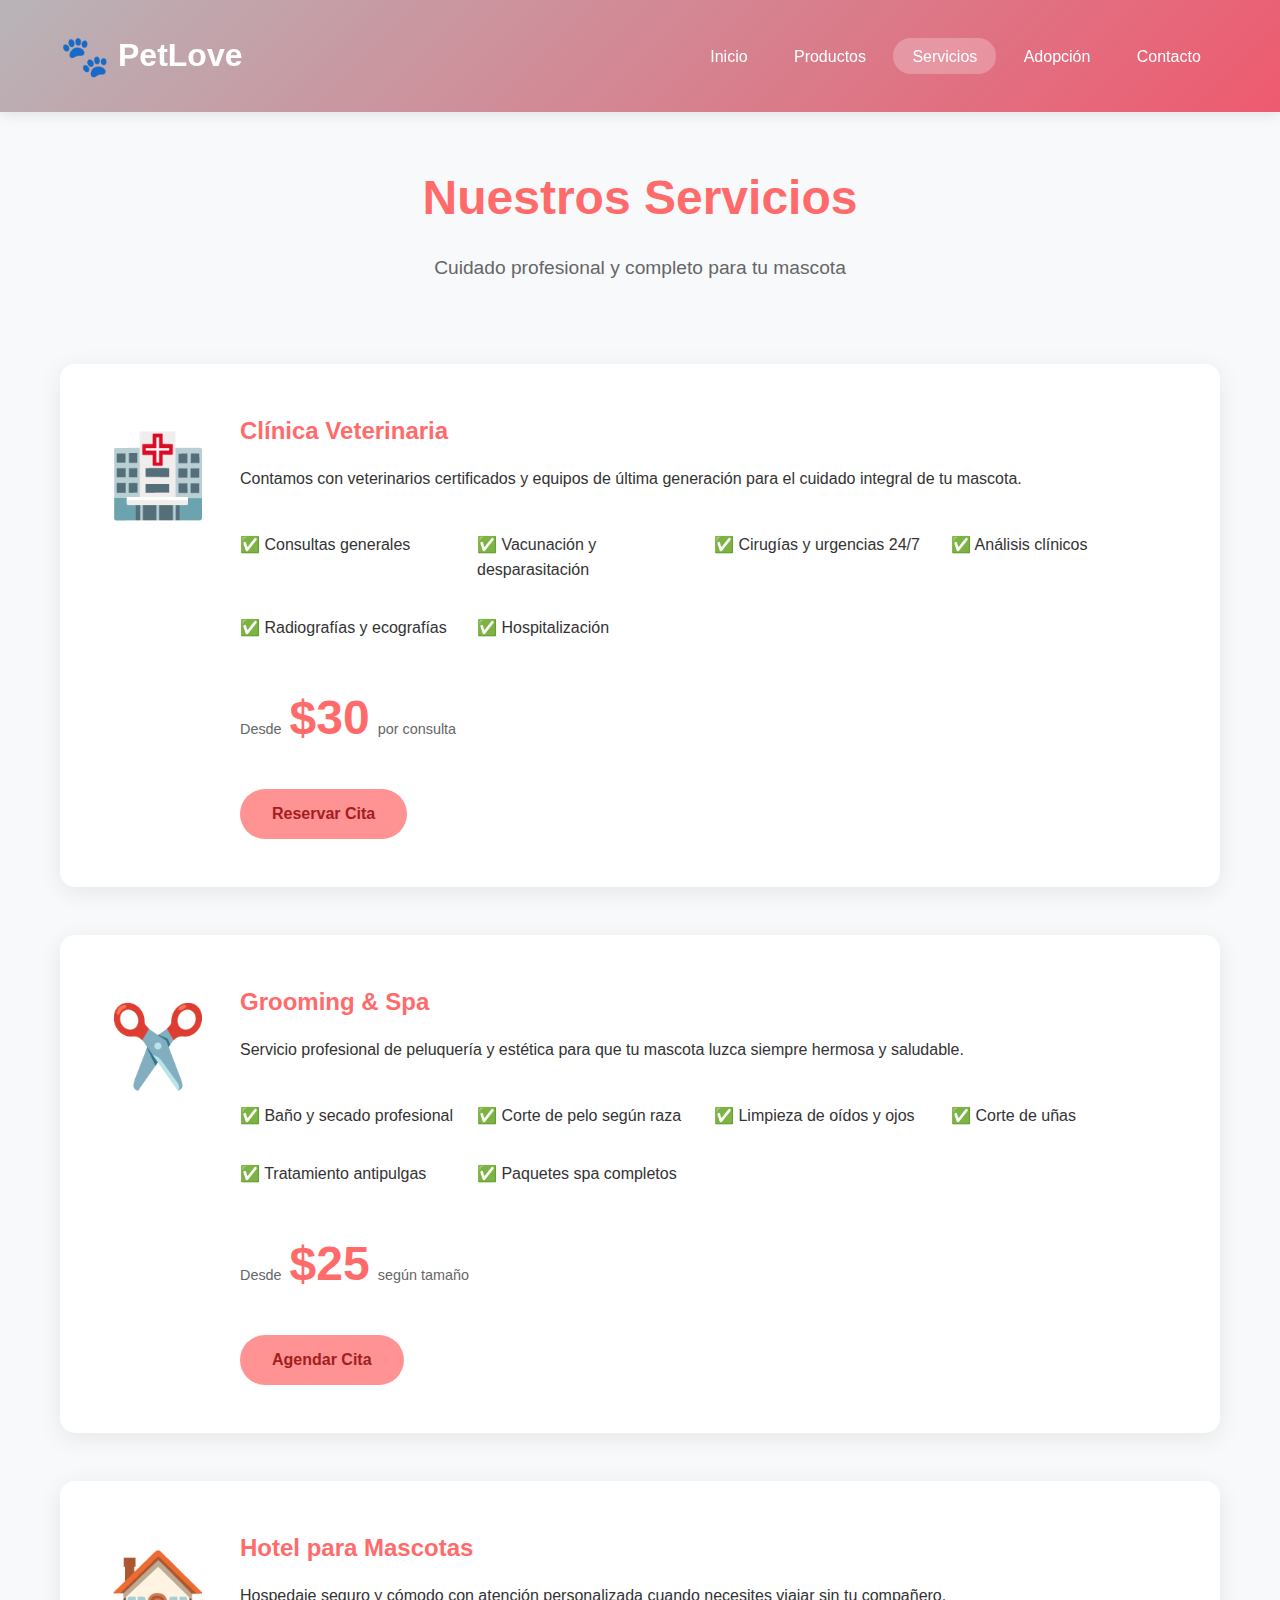
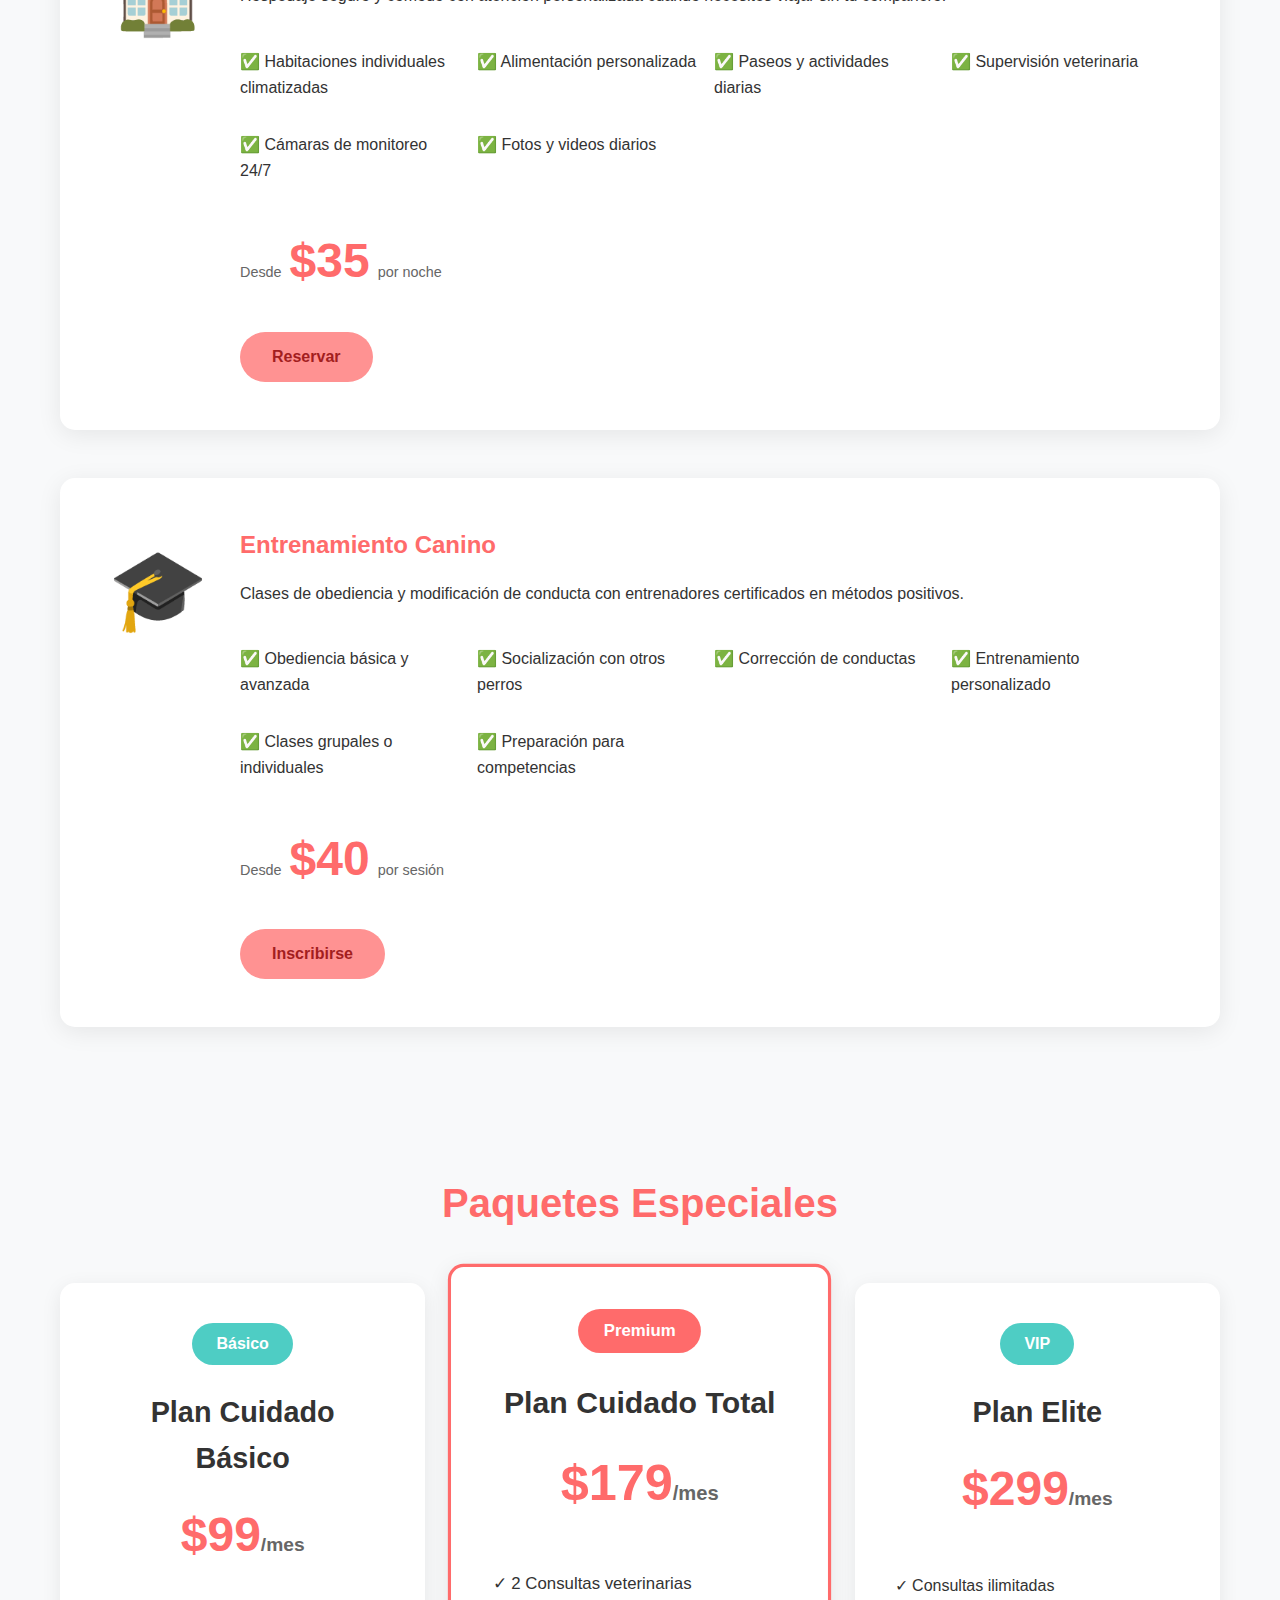
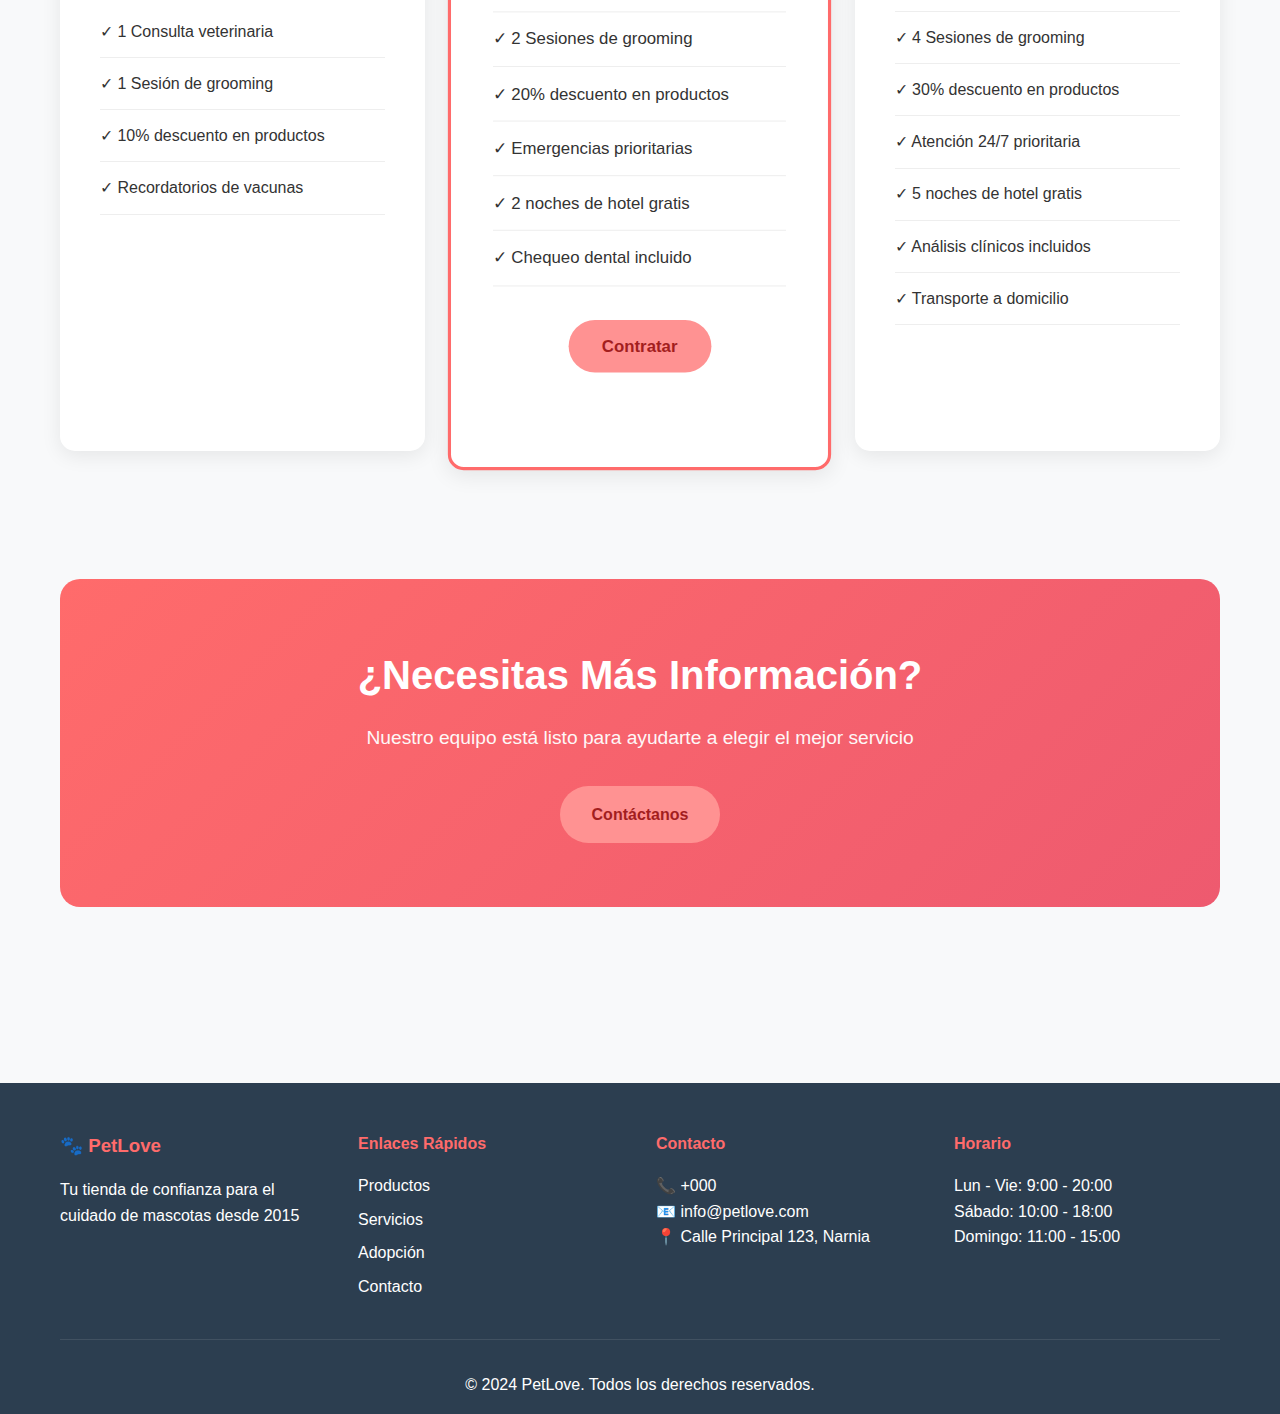
<file: servicios.html>
<!DOCTYPE html>
<html lang="es">
<head>
    <meta charset="UTF-8">
    <meta name="viewport" content="width=device-width, initial-scale=1.0">
    <title>Servicios - PetLove</title>
    <link rel="stylesheet" href="styles.css">
</head>
<body>
    <header>
        <div class="container">
            <div class="header-content">
                <div class="logo">
                    <span class="logo-icon">🐾</span>
                    <span class="logo-text">PetLove</span>
                </div>
                <nav>
                    <ul>
                        <li><a href="index.html">Inicio</a></li>
                        <li><a href="productos.html">Productos</a></li>
                        <li><a href="servicios.html" class="active">Servicios</a></li>
                        <li><a href="adopcion.html">Adopción</a></li>
                        <li><a href="contacto.html">Contacto</a></li>
                    </ul>
                </nav>
            </div>
        </div>
    </header>

    <main>
        <div class="container">
            <h1 class="page-title">Nuestros Servicios</h1>
            <p class="subtitle">Cuidado profesional y completo para tu mascota</p>

            <section class="services-section">
                <div class="service-card-large">
                    <div class="service-icon-large">🏥</div>
                    <div class="service-content">
                        <h2>Clínica Veterinaria</h2>
                        <p>Contamos con veterinarios certificados y equipos de última generación para el cuidado integral de tu mascota.</p>
                        <ul class="service-list">
                            <li>✅ Consultas generales</li>
                            <li>✅ Vacunación y desparasitación</li>
                            <li>✅ Cirugías y urgencias 24/7</li>
                            <li>✅ Análisis clínicos</li>
                            <li>✅ Radiografías y ecografías</li>
                            <li>✅ Hospitalización</li>
                        </ul>
                        <div class="service-pricing">
                            <span class="price-from">Desde</span>
                            <span class="price">$30</span>
                            <span class="price-detail">por consulta</span>
                        </div>
                        <button class="btn btn-primary">Reservar Cita</button>
                    </div>
                </div>

                <div class="service-card-large">
                    <div class="service-icon-large">✂️</div>
                    <div class="service-content">
                        <h2>Grooming & Spa</h2>
                        <p>Servicio profesional de peluquería y estética para que tu mascota luzca siempre hermosa y saludable.</p>
                        <ul class="service-list">
                            <li>✅ Baño y secado profesional</li>
                            <li>✅ Corte de pelo según raza</li>
                            <li>✅ Limpieza de oídos y ojos</li>
                            <li>✅ Corte de uñas</li>
                            <li>✅ Tratamiento antipulgas</li>
                            <li>✅ Paquetes spa completos</li>
                        </ul>
                        <div class="service-pricing">
                            <span class="price-from">Desde</span>
                            <span class="price">$25</span>
                            <span class="price-detail">según tamaño</span>
                        </div>
                        <button class="btn btn-primary">Agendar Cita</button>
                    </div>
                </div>

                <div class="service-card-large">
                    <div class="service-icon-large">🏠</div>
                    <div class="service-content">
                        <h2>Hotel para Mascotas</h2>
                        <p>Hospedaje seguro y cómodo con atención personalizada cuando necesites viajar sin tu compañero.</p>
                        <ul class="service-list">
                            <li>✅ Habitaciones individuales climatizadas</li>
                            <li>✅ Alimentación personalizada</li>
                            <li>✅ Paseos y actividades diarias</li>
                            <li>✅ Supervisión veterinaria</li>
                            <li>✅ Cámaras de monitoreo 24/7</li>
                            <li>✅ Fotos y videos diarios</li>
                        </ul>
                        <div class="service-pricing">
                            <span class="price-from">Desde</span>
                            <span class="price">$35</span>
                            <span class="price-detail">por noche</span>
                        </div>
                        <button class="btn btn-primary">Reservar</button>
                    </div>
                </div>

                <div class="service-card-large">
                    <div class="service-icon-large">🎓</div>
                    <div class="service-content">
                        <h2>Entrenamiento Canino</h2>
                        <p>Clases de obediencia y modificación de conducta con entrenadores certificados en métodos positivos.</p>
                        <ul class="service-list">
                            <li>✅ Obediencia básica y avanzada</li>
                            <li>✅ Socialización con otros perros</li>
                            <li>✅ Corrección de conductas</li>
                            <li>✅ Entrenamiento personalizado</li>
                            <li>✅ Clases grupales o individuales</li>
                            <li>✅ Preparación para competencias</li>
                        </ul>
                        <div class="service-pricing">
                            <span class="price-from">Desde</span>
                            <span class="price">$40</span>
                            <span class="price-detail">por sesión</span>
                        </div>
                        <button class="btn btn-primary">Inscribirse</button>
                    </div>
                </div>
            </section>

            <section class="packages">
                <h2 class="section-title">Paquetes Especiales</h2>
                <div class="packages-grid">
                    <div class="package-card">
                        <div class="package-badge">Básico</div>
                        <h3>Plan Cuidado Básico</h3>
                        <div class="package-price">$99<span>/mes</span></div>
                        <ul class="package-features">
                            <li>✓ 1 Consulta veterinaria</li>
                            <li>✓ 1 Sesión de grooming</li>
                            <li>✓ 10% descuento en productos</li>
                            <li>✓ Recordatorios de vacunas</li>
                        </ul>
                        <button class="btn btn-secondary">Contratar</button>
                    </div>

                    <div class="package-card featured">
                        <div class="package-badge premium">Premium</div>
                        <h3>Plan Cuidado Total</h3>
                        <div class="package-price">$179<span>/mes</span></div>
                        <ul class="package-features">
                            <li>✓ 2 Consultas veterinarias</li>
                            <li>✓ 2 Sesiones de grooming</li>
                            <li>✓ 20% descuento en productos</li>
                            <li>✓ Emergencias prioritarias</li>
                            <li>✓ 2 noches de hotel gratis</li>
                            <li>✓ Chequeo dental incluido</li>
                        </ul>
                        <button class="btn btn-primary">Contratar</button>
                    </div>

                    <div class="package-card">
                        <div class="package-badge">VIP</div>
                        <h3>Plan Elite</h3>
                        <div class="package-price">$299<span>/mes</span></div>
                        <ul class="package-features">
                            <li>✓ Consultas ilimitadas</li>
                            <li>✓ 4 Sesiones de grooming</li>
                            <li>✓ 30% descuento en productos</li>
                            <li>✓ Atención 24/7 prioritaria</li>
                            <li>✓ 5 noches de hotel gratis</li>
                            <li>✓ Análisis clínicos incluidos</li>
                            <li>✓ Transporte a domicilio</li>
                        </ul>
                        <button class="btn btn-secondary">Contratar</button>
                    </div>
                </div>
            </section>

            <section class="cta">
                <h2>¿Necesitas Más Información?</h2>
                <p>Nuestro equipo está listo para ayudarte a elegir el mejor servicio</p>
                <a href="contacto.html" class="btn btn-primary">Contáctanos</a>
            </section>
        </div>
    </main>

    <footer>
        <div class="container">
            <div class="footer-content">
                <div class="footer-section">
                    <h3>🐾 PetLove</h3>
                    <p>Tu tienda de confianza para el cuidado de mascotas desde 2015</p>
                </div>
                <div class="footer-section">
                    <h4>Enlaces Rápidos</h4>
                    <ul>
                        <li><a href="productos.html">Productos</a></li>
                        <li><a href="servicios.html">Servicios</a></li>
                        <li><a href="adopcion.html">Adopción</a></li>
                        <li><a href="contacto.html">Contacto</a></li>
                    </ul>
                </div>
                <div class="footer-section">
                    <h4>Contacto</h4>
                    <p>📞 +000</p>
                    <p>📧 info@petlove.com</p>
                    <p>📍 Calle Principal 123, Narnia</p>
                </div>
                <div class="footer-section">
                    <h4>Horario</h4>
                    <p>Lun - Vie: 9:00 - 20:00</p>
                    <p>Sábado: 10:00 - 18:00</p>
                    <p>Domingo: 11:00 - 15:00</p>
                </div>
            </div>
            <div class="footer-bottom">
                <p>&copy; 2024 PetLove. Todos los derechos reservados.</p>
            </div>
        </div>
    </footer>
</body>
</html>
</file>
<file: styles.css>
/* ===== RESET Y BASE ===== */
* {
    margin: 0;
    padding: 0;
    box-sizing: border-box;
}

body {
    font-family: 'Segoe UI', Tahoma, Geneva, Verdana, sans-serif;
    line-height: 1.6;
    color: #333;
    background: #f8f9fa;
    
}
.container {
    max-width: 1200px;
    margin: 0 auto;
    padding: 0 20px;
}

/* ===== HEADER ===== */
header {
    background: linear-gradient(135deg, #b8b4b8 0%, #ee5a6f 100%);
    color: white;
    padding: 1.5rem 0;
    box-shadow: 0 2px 15px rgba(0,0,0,0.1);
    position: sticky;
    top: 0;
    z-index: 1000;
}

.header-content {
    display: flex;
    justify-content: space-between;
    align-items: center;
    flex-wrap: wrap;
    gap: 1rem;
}

.logo {
    display: flex;
    align-items: center;
    gap: 0.5rem;
    font-size: 2rem;
    font-weight: bold;
}

.logo-icon {
    font-size: 2.5rem;
}

nav ul {
    list-style: none;
    display: flex;
    gap: 0.5rem;
    flex-wrap: wrap;
}

nav a {
    color: white;
    text-decoration: none;
    padding: 0.6rem 1.2rem;
    border-radius: 25px;
    transition: all 0.3s;
    font-weight: 500;
}

nav a:hover,
nav a.active {
    background: rgba(255,255,255,0.25);
    transform: translateY(-2px);
}

/* ===== HERO ===== */
.hero {
    background: linear-gradient(135deg, #00000071 0%, #ee5a6f 100%);
    color: white;
    padding: 5rem 0;
    text-align: center;
    background-image: url(./imgs/Chihuahua\ and\ kitten\ with\ pink\ bow.png);
    background-position: center;
    background-repeat: no-repeat;
}

.hero-content h1 {
    font-size: 3.5rem;
    margin-bottom: 1rem;
    animation: fadeInUp 0.8s;
}

.hero-content p {
    font-size: 1.3rem;
    margin-bottom: 2rem;
    opacity: 0.95;
}

.hero-buttons {
    display: flex;
    gap: 1rem;
    justify-content: center;
    flex-wrap: wrap;
}


--------------
.contact-grid {
    display: grid;
    grid-template-columns: 1fr 1.5fr;
    gap: 3rem;
    margin: 3rem 0;
}

.contact-info {
    background: rgb(255, 255, 255);
    padding: 2rem;
    border-radius: 10px;
    box-shadow: 0 5px 15px rgba(255, 0, 0, 0.1);
    height: fit-content;
}

.contact-info h2 {
    color: #153dde;
    margin-bottom: 1rem;
}

.contact-items {
    margin: 2rem 0;
}

.contact-item {
    display: flex;
    gap: 1rem;
    margin-bottom: 1.5rem;
    align-items: center;
}

.contact-icon {
    font-size: 2rem;
    min-width: 50px;
    text-align: center;
}

.contact-item h3 {
    color: #0551c2;
    margin-bottom: 0.3rem;
    font-size: 1rem;
}

.social-media {
    margin-top: 2rem;
}

.social-media h3 {
    color: #35a2f5ca;
    margin-bottom: 1rem;
}

.social-buttons {
    display: flex;
    flex-direction: column;
    gap: 0.5rem;
}

.social-btn {
    padding: 0.8rem;
    background: #6fa2d4;
    text-decoration: none;
    color: #000000;
    border-radius: 5px;
    transition: all 0.3s;
    text-align: center;
}

.social-btn:hover {
    background: #58a6f4;
    color: rgb(255, 255, 255);
}
/* ===== CTA SECTION ===== */
.cta {
    text-align: center;
    padding: 4rem 0;
    color: rgb(244, 224, 224);
    border-radius: 10px;
    margin: 3rem 0;
}

.cta h2 {
    font-size: 2.5rem;
    margin-bottom: 1rem;
}

.cta p {
    font-size: 1.2rem;
    margin-bottom: 2rem;
}

/* ===== FORMULARIO ===== */
.contact-form-container {
    background: white;
    padding: 2rem;
    border-radius: 10px;
    box-shadow: 0 5px 15px rgba(0,0,0,0.1);
}

.contact-form h2 {
    color: #667eea;
    margin-bottom: 2rem;
}

.form-group {
    margin-bottom: 1.5rem;
}

.form-group label {
    display: block;
    margin-bottom: 0.5rem;
    font-weight: 600;
    color: #333;
}

.form-group input,
.form-group textarea {
    width: 100%;
    padding: 0.8rem;
    border: 2px solid #e0e0e0;
    border-radius: 5px;
    font-size: 1rem;
    font-family: inherit;
    transition: border-color 0.3s;
}

.form-group input:focus,
.form-group textarea:focus {
    outline: none;
    border-color: #000000;
}

.form-group textarea {
    resize: vertical;
}


/* ===== BOTONES ===== */
.btn {
    display: inline-block;
    padding: 1rem 2rem;
    border-radius: 50px;
    text-decoration: none;
    font-weight: 600;
    transition: all 0.3s;
    cursor: pointer;
    border: none;
    font-size: 1rem;
}

.btn-primary {
    background: rgb(255, 146, 146);
    color: #a31e1e;
}

.btn-primary:hover {
    transform: translateY(-3px);
    box-shadow: 0 8px 25px rgba(87, 17, 17, 0.2);
}

.btn-secondary {
    background: transparent;
    color: white;
    border: 2px solid white;
}

.btn-secondary:hover {
    background: white;
    color: #ff6b6b;
}

.btn-small {
    padding: 0.6rem 1.5rem;
    font-size: 0.9rem;
}

.btn-full {
    width: 100%;
}

.btn-cart {
    padding: 0.5rem 1rem;
    background: #633e66;
    color: white;
    border: none;
    border-radius: 25px;
    cursor: pointer;
    font-weight: 600;
    transition: all 0.3s;
}

.btn-cart:hover {
    background: #ee5a6f;
    transform: scale(1.05);
}

/* ===== SECCIONES ===== */
main {
    padding: 3rem 0;
}

.section-title {
    font-size: 2.5rem;
    margin-bottom: 3rem;
    color: #ff6b6b;
    text-align: center;
}

.page-title {
    font-size: 3rem;
    margin-bottom: 1rem;
    color: #ff6b6b;
    text-align: center;
}

.subtitle {
    text-align: center;
    font-size: 1.2rem;
    color: #666;
    margin-bottom: 3rem;
}

/* ===== FEATURES ===== */
.features {
    padding: 4rem 0;
    background: white;
}

.features-grid {
    display: grid;
    grid-template-columns: repeat(auto-fit, minmax(250px, 1fr));
    gap: 2rem;
}

.feature-card {
    background: #fff;
    padding: 2rem;
    border-radius: 15px;
    text-align: center;
    box-shadow: 0 5px 20px rgba(0,0,0,0.08);
    transition: transform 0.3s;
}

.feature-card:hover {
    transform: translateY(-10px);
}

.feature-icon {
    font-size: 4rem;
    margin-bottom: 1rem;
}

.feature-card h3 {
    color: #ff6b6b;
    margin-bottom: 1rem;
    font-size: 1.4rem;
}

/* ===== CATEGORÍAS ===== */
.categories {
    padding: 4rem 0;
}

.categories-grid {
    display: grid;
    grid-template-columns: repeat(auto-fit, minmax(250px, 1fr));
    gap: 2rem;
}

.category-card {
    background: white;
    padding: 2rem;
    border-radius: 15px;
    text-align: center;
    box-shadow: 0 5px 20px rgba(0,0,0,0.08);
    transition: all 0.3s;
}

.category-card:hover {
    transform: scale(1.05);
    box-shadow: 0 8px 30px rgba(0,0,0,0.12);
}

.category-image {
    margin-bottom: 1rem;
}

.category-emoji {
    font-size: 5rem;
}

.category-card h3 {
    color: #ff6b6b;
    margin-bottom: 0.5rem;
}

/* ===== PRODUCTOS ===== */
.filters {
    display: flex;
    gap: 1rem;
    justify-content: center;
    flex-wrap: wrap;
    margin: 3rem 0;
}

.filter-btn {
    padding: 0.8rem 1.5rem;
    background: white;
    border: 2px solid #ff6b6b;
    color: #ff6b6b;
    border-radius: 25px;
    cursor: pointer;
    font-weight: 600;
    transition: all 0.3s;
}

.filter-btn:hover,
.filter-btn.active {
    background: #ff6b6b;
    color: white;
}

.products-grid {
    display: grid;
    grid-template-columns: repeat(auto-fill, minmax(280px, 1fr));
    gap: 2rem;
    margin: 3rem 0;
}

.product-card {
    background: white;
    border-radius: 15px;
    overflow: hidden;
    box-shadow: 0 5px 20px rgba(0,0,0,0.08);
    transition: all 0.3s;
    position: relative;
}

.product-card:hover {
    transform: translateY(-8px);
    box-shadow: 0 10px 35px rgba(0,0,0,0.15);
}

.product-badge {
    position: absolute;
    top: 10px;
    right: 10px;
    background: #00f7e6;
    color: white;
    padding: 0.4rem 1rem;
    border-radius: 20px;
    font-size: 0.85rem;
    font-weight: 600;
    z-index: 1;
}

.product-badge.sale {
    background: #8d2c2c;
}

.product-image {
    background: linear-gradient(135deg, #ffeaa7 0%, #fdcb6e 100%);
    height: 200px;
    display: flex;
    align-items: center;
    justify-content: center;
}

.product-emoji {
    font-size: 5rem;
}

.product-info {
    padding: 1.5rem;
}

.product-info h3 {
    color: #333;
    margin-bottom: 0.5rem;
    font-size: 1.2rem;
}

.product-category {
    color: #ff6b6b;
    font-size: 0.9rem;
    font-weight: 600;
    margin-bottom: 0.5rem;
}

.product-rating {
    font-size: 0.9rem;
    color: #666;
    margin-bottom: 1rem;
}

.product-description {
    color: #666;
    font-size: 0.95rem;
    margin-bottom: 1rem;
}

.product-footer {
    display: flex;
    justify-content: space-between;
    align-items: center;
    margin-top: 1rem;
}

.product-price {
    font-size: 1.5rem;
    color: #ff6b6b;
    font-weight: bold;
}

.product-price del {
    font-size: 1rem;
    color: #999;
    margin-left: 0.5rem;
}

/* ===== SERVICIOS ===== */
.services-section {
    padding: 2rem 0;
}

.service-card-large {
    background: white;
    border-radius: 15px;
    padding: 3rem;
    margin-bottom: 3rem;
    box-shadow: 0 5px 25px rgba(0,0,0,0.08);
    display: grid;
    grid-template-columns: auto 1fr;
    gap: 2rem;
    align-items: start;
}

.service-icon-large {
    font-size: 5rem;
}

.service-content h2 {
    color: #ff6b6b;
    margin-bottom: 1rem;
}

.service-list {
    list-style: none;
    margin: 2rem 0;
    display: grid;
    grid-template-columns: repeat(auto-fit, minmax(200px, 1fr));
    gap: 1rem;
}

.service-list li {
    padding: 0.5rem 0;
    color: #333;
}

.service-pricing {
    display: flex;
    align-items: baseline;
    gap: 0.5rem;
    margin: 2rem 0;
}

.price-from {
    color: #666;
    font-size: 0.9rem;
}

.price {
    font-size: 3rem;
    color: #ff6b6b;
    font-weight: bold;
}

.price-detail {
    color: #666;
    font-size: 0.9rem;
}

/* ===== PAQUETES ===== */
.packages {
    padding: 4rem 0;
    background: #f8f9fa;
}

.packages-grid {
    display: grid;
    grid-template-columns: repeat(auto-fit, minmax(300px, 1fr));
    gap: 2rem;
    margin-top: 3rem;
}

.package-card {
    background: white;
    border-radius: 15px;
    padding: 2.5rem;
    box-shadow: 0 5px 20px rgba(0,0,0,0.08);
    text-align: center;
    transition: all 0.3s;
}

.package-card:hover {
    transform: scale(1.03);
}

.package-card.featured {
    border: 3px solid #ff6b6b;
    transform: scale(1.05);
}

.package-badge {
    display: inline-block;
    padding: 0.5rem 1.5rem;
    background: #4ecdc4;
    color: white;
    border-radius: 25px;
    font-weight: 600;
    margin-bottom: 1.5rem;
}

.package-badge.premium {
    background: #ff6b6b;
}

.package-card h3 {
    font-size: 1.8rem;
    margin-bottom: 1rem;
    color: #333;
}

.package-price {
    font-size: 3rem;
    color: #ff6b6b;
    font-weight: bold;
    margin-bottom: 2rem;
}

.package-price span {
    font-size: 1.2rem;
    color: #666;
}

.package-features {
    list-style: none;
    text-align: left;
    margin: 2rem 0;
}

.package-features li {
    padding: 0.8rem 0;
    border-bottom: 1px solid #eee;
}

/* ===== ADOPCIÓN ===== */
.adoption-info {
    background: white;
    padding: 3rem;
    border-radius: 15px;
    margin-bottom: 3rem;
    box-shadow: 0 5px 20px rgba(0,0,0,0.08);
}

.info-box h2 {
    color: #ff6b6b;
    margin-bottom: 1rem;
}

.benefits-list {
    list-style: none;
    display: grid;
    grid-template-columns: repeat(auto-fit, minmax(250px, 1fr));
    gap: 1rem;
    margin-top: 2rem;
}

.benefits-list li {
    padding: 0.5rem;
    font-size: 1.1rem;
}

.adoption-grid {
    display: grid;
    grid-template-columns: repeat(auto-fit, minmax(320px, 1fr));
    gap: 2rem;
    margin: 3rem 0;
}

.pet-card {
    background: white;
    border-radius: 15px;
    overflow: hidden;
    box-shadow: 0 5px 20px rgba(0,0,0,0.08);
    transition: all 0.3s;
}

.pet-card:hover {
    transform: translateY(-8px);
    box-shadow: 0 10px 35px rgba(0,0,0,0.15);
}

.pet-image0 {
    background: linear-gradient(135deg, #0fac72 0%, #56ccf2 100%);
    background-image: url(./imgs/perro1.jpeg);
    height: 250px;
    display: flex;
    align-items: center;
    justify-content: center;
    position: relative;
    background-size: contain;
    background-repeat: no-repeat;
    background-position: center;
}

.pet-emoji {
    font-size: 7rem;
}

.pet-status {
    position: absolute;
    top: 15px;
    right: 15px;
    background: #4ecdc4;
    color: white;
    padding: 0.5rem 1.2rem;
    border-radius: 25px;
    font-weight: 600;
    font-size: 0.9rem;
}

.pet-status.reserved {
    background: #ffa502;
}

.pet-info {
    padding: 2rem;
}

.pet-info h3 {
    color: #333;
    font-size: 1.8rem;
    margin-bottom: 1rem;
}

.pet-details {
    display: flex;
    gap: 0.5rem;
    flex-wrap: wrap;
    margin-bottom: 1rem;
}

.detail-badge {
    background: #f0f0f0;
    padding: 0.4rem 1rem;
    border-radius: 15px;
    font-size: 0.9rem;
    color: #666;
}

.pet-info p {
    color: #666;
    margin-bottom: 1rem;
}

.pet-traits {
    display: flex;
    gap: 0.5rem;
    flex-wrap: wrap;
    margin: 1.5rem 0;
}

.trait {
    background: #ff6b6b;
    color: white;
    padding: 0.4rem 1rem;
    border-radius: 15px;
    font-size: 0.85rem;
    font-weight: 600;
}

/* ===== PROCESO DE ADOPCIÓN ===== */
.adoption-process {
    padding: 4rem 0;
}

.process-steps {
    display: grid;
    grid-template-columns: repeat(auto-fit, minmax(250px, 1fr));
    gap: 2rem;
    margin-top: 3rem;
}

.step {
    background: white;
    padding: 2rem;
    border-radius: 15px;
    text-align: center;
    box-shadow: 0 5px 20px rgba(0,0,0,0.08);
}

.step-number {
    width: 60px;
    height: 60px;
    background: #ff6b6b;
    color: white;
    border-radius: 50%;
    display: flex;
    align-items: center;
    justify-content: center;
    font-size: 2rem;
    font-weight: bold;
    margin: 0 auto 1.5rem;
}

.step h3 {
    color: #ff6b6b;
    margin-bottom: 1rem;
}

/* ===== CONTACTO ===== */
.contact-layout {
    display: grid;
    grid-template-columns: 1fr 1.5fr;
    gap: 3rem;
    margin: 3rem 0;
}

.contact-info-section {
    background: white;
    padding: 2.5rem;
    border-radius: 15px;
    box-shadow: 0 5px 20px rgba(0,0,0,0.08);
    height: fit-content;
}

.contact-info-section h2 {
    color: #ff6b6b;
    margin-bottom: 1rem;
}

.contact-methods {
    margin: 2rem 0;
}

.contact-method {
    display: flex;
    gap: 1.5rem;
    margin-bottom: 2rem;
    padding-bottom: 2rem;
    border-bottom: 1px solid #eee;
}

.contact-method:last-child {
    border-bottom: none;
}

.method-icon {
    font-size: 2.5rem;
    min-width: 60px;
    text-align: center;
}

.contact-method h3 {
    color: #ff6b6b;
    margin-bottom: 0.5rem;
}

.small-text {
    font-size: 0.9rem;
    color: #999;
}

.social-section {
    margin: 2rem 0;
}

.social-section h3 {
    color: #ff6b6b;
    margin-bottom: 1rem;
}

.social-icons {
    display: grid;
    gap: 0.8rem;
}

.social-icon {
    display: block;
    padding: 1rem;
    background: #f0f0f0;
    text-decoration: none;
    color: #333;
    border-radius: 10px;
    transition: all 0.3s;
    text-align: center;
}

.social-icon:hover {
    background: #ff6b6b;
    color: white;
    transform: translateX(5px);
}

.map-placeholder {
    margin-top: 2rem;
    background: linear-gradient(135deg, #a8e6cf 0%, #56ccf2 100%);
    height: 300px;
    border-radius: 15px;
    display: flex;
    align-items: center;
    justify-content: center;
    text-align: center;
}

.map-content {
    color: white;
}

/* ===== FORMULARIOS ===== */
.contact-form-section {
    background: white;
    padding: 2.5rem;
    border-radius: 15px;
    box-shadow: 0 5px 20px rgba(0,0,0,0.08);
}

.contact-form-section h2 {
    color: #ff6b6b;
    margin-bottom: 2rem;
}

.contact-form {
    display: flex;
    flex-direction: column;
    gap: 1.5rem;
}

.form-row {
    display: grid;
    grid-template-columns: 1fr 1fr;
    gap: 1.5rem;
}

.form-group {
    display: flex;
    flex-direction: column;
}

.form-group label {
    margin-bottom: 0.5rem;
    font-weight: 600;
    color: #333;
}

.form-group input,
.form-group textarea,
.form-group select {
    padding: 0.9rem;
    border: 2px solid #e0e0e0;
    border-radius: 10px;
    font-size: 1rem;
    font-family: inherit;
    transition: border-color 0.3s;
}

.form-group input:focus,
.form-group textarea:focus,
.form-group select:focus {
    outline: none;
    border-color: #ff6b6b;
}

.form-group textarea {
    resize: vertical;
}

.checkbox-group label {
    flex-direction: row;
    align-items: center;
    gap: 0.5rem;
    font-weight: normal;
}

.checkbox-group input[type="checkbox"] {
    width: auto;
}

/* ===== FAQ ===== */
.faq-section {
    padding: 4rem 0;
}

.faq-grid {
    display: grid;
    grid-template-columns: repeat(auto-fit, minmax(280px, 1fr));
    gap: 2rem;
}

.faq-item {
    background: white;
    padding: 2rem;
    border-radius: 15px;
    box-shadow: 0 5px 20px rgba(0,0,0,0.08);
}

.faq-item h3 {
    color: #ff6b6b;
    margin-bottom: 1rem;
}

/* ===== TESTIMONIOS ===== */
.testimonials {
    padding: 4rem 0;
    background: white;
}

.testimonials-grid {
    display: grid;
    grid-template-columns: repeat(auto-fit, minmax(300px, 1fr));
    gap: 2rem;
}

.testimonial-card {
    background: #f8f9fa;
    padding: 2rem;
    border-radius: 15px;
    box-shadow: 0 5px 20px rgba(0,0,0,0.08);
}

.stars {
    color: #ffd700;
    font-size: 1.2rem;
    margin-bottom: 1rem;
}

.testimonial-card p {
    color: #666;
    font-style: italic;
    margin-bottom: 1.5rem;
}

.testimonial-author {
    display: flex;
    flex-direction: column;
}

.testimonial-author strong {
    color: #ff6b6b;
}

.testimonial-author span {
    color: #999;
    font-size: 0.9rem;
}

/* ===== CTA ===== */
.cta {
    text-align: center;
    padding: 4rem 3rem;
    background: linear-gradient(135deg, #ff6b6b 0%, #ee5a6f 100%);
    color: white;
    border-radius: 20px;
    margin: 4rem 0;
}

.cta h2 {
    font-size: 2.5rem;
    margin-bottom: 1rem;
}

.cta p {
    font-size: 1.2rem;
    margin-bottom: 2rem;
    opacity: 0.95;
}

/* ===== FOOTER ===== */
footer {
    background: #2c3e50;
    color: white;
    padding: 3rem 0 1rem;
    margin-top: 4rem;
}

.footer-content {
    display: grid;
    grid-template-columns: repeat(auto-fit, minmax(250px, 1fr));
    gap: 2rem;
    margin-bottom: 2rem;
}

.footer-section h3,
.footer-section h4 {
    margin-bottom: 1rem;
    color: #ff6b6b;
}

.footer-section ul {
    list-style: none;
}

.footer-section li {
    margin-bottom: 0.5rem;
}

.footer-section a {
    color: white;
    text-decoration: none;
    transition: color 0.3s;
}

.footer-section a:hover {
    color: #ff6b6b;
}

.footer-bottom {
    text-align: center;
    padding-top: 2rem;
    border-top: 1px solid rgba(255,255,255,0.1);
}

/* ===== ANIMACIONES ===== */
@keyframes fadeInUp {
    from {
        opacity: 0;
        transform: translateY(30px);
    }
    to {
        opacity: 1;
        transform: translateY(0);
    }
}

/* ===== RESPONSIVE ===== */
@media (max-width: 768px) {
    .hero-content h1 {
        font-size: 2.5rem;
    }

    .page-title {
        font-size: 2rem;
    }

    .section-title {
        font-size: 2rem;
    }

    .header-content {
        flex-direction: column;
        text-align: center;
    }

    nav ul {
        justify-content: center;
    }

    .service-card-large {
        grid-template-columns: 1fr;
        text-align: center;
    }

    .service-list {
        grid-template-columns: 1fr;
    }

    .contact-layout {
        grid-template-columns: 1fr;
    }

    .form-row {
        grid-template-columns: 1fr;
    }

    .packages-grid {
        grid-template-columns: 1fr;
    }

    .products-grid {
        grid-template-columns: 1fr;
    }
}
</file>
